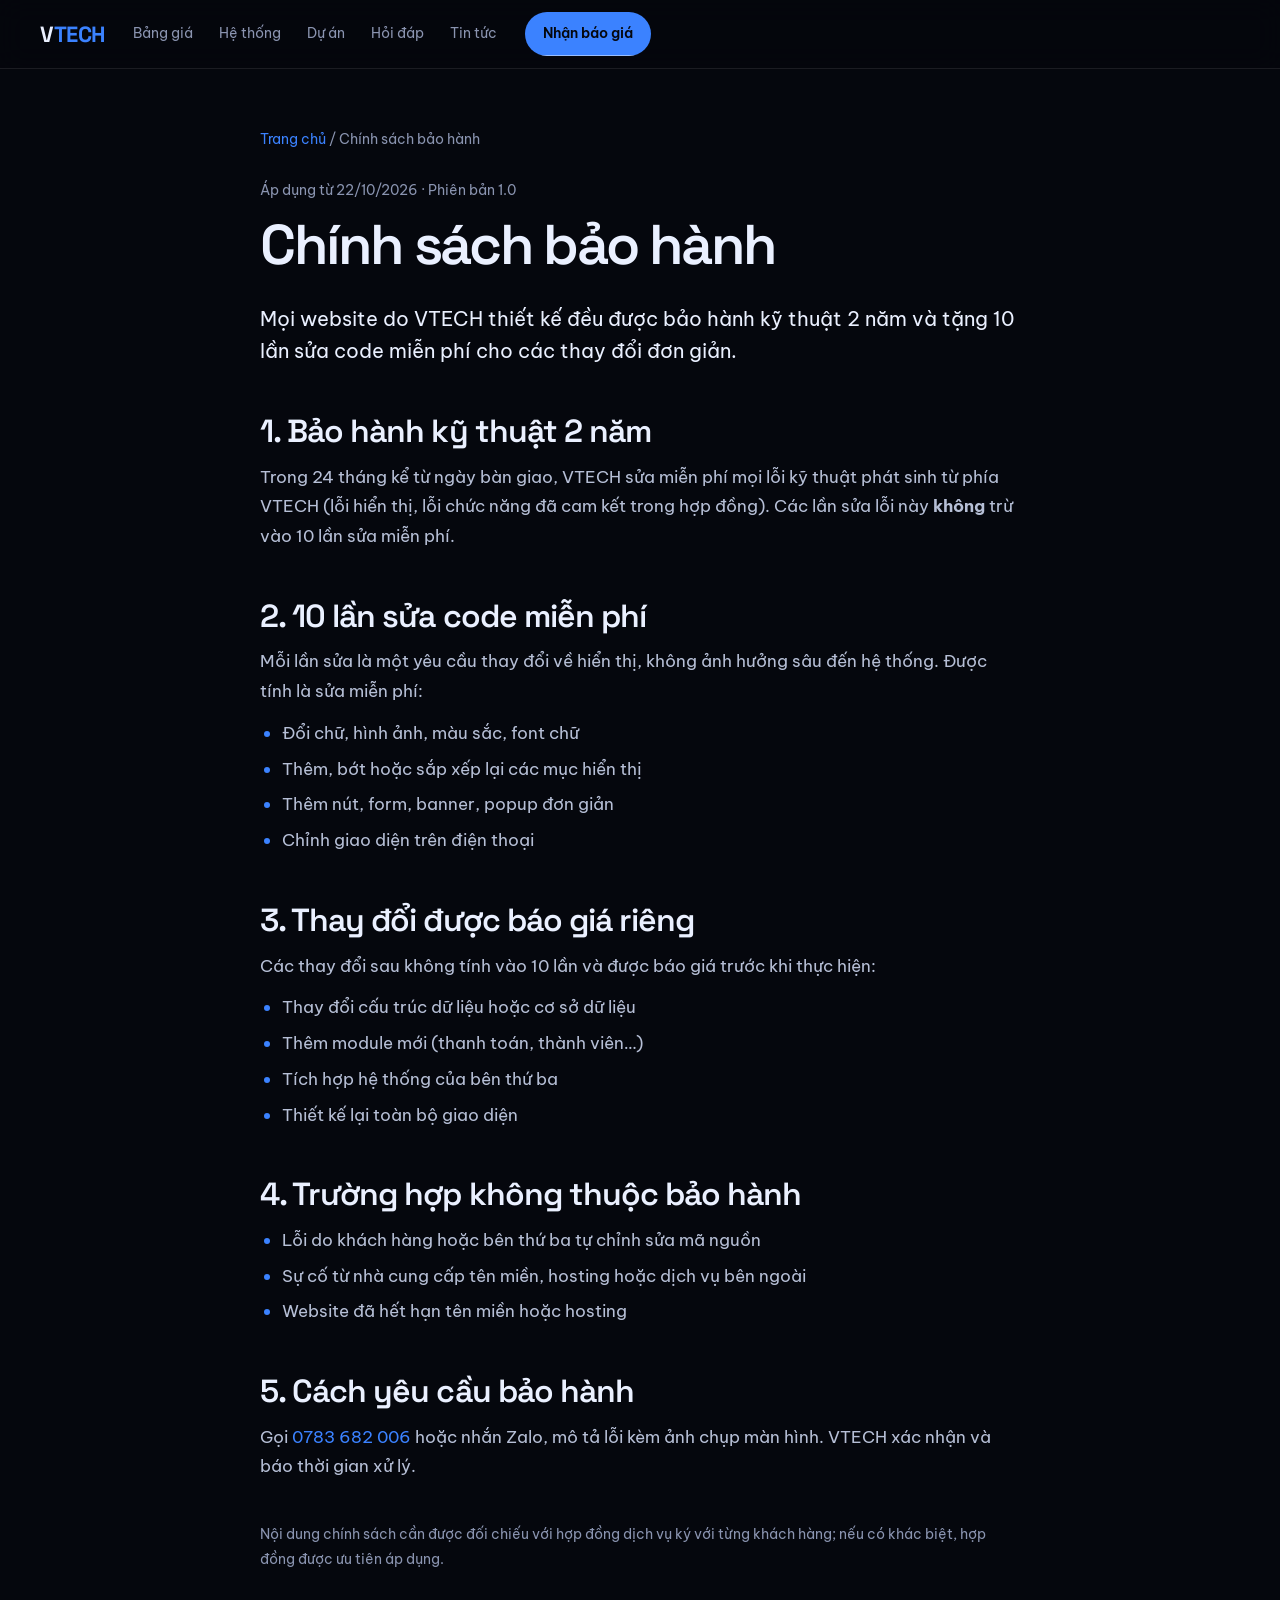
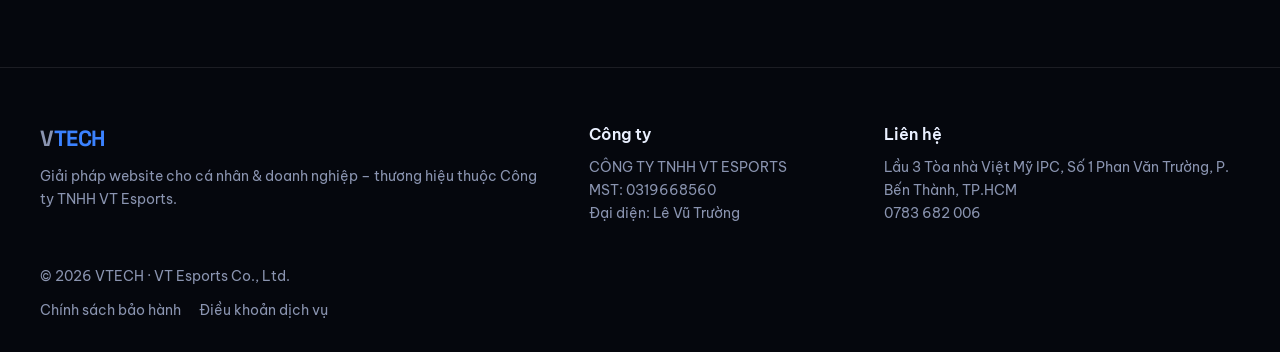
<file: chinh-sach-bao-hanh.html>
<!doctype html>
<html lang="vi"><head><meta charset="utf-8"><script>document.documentElement.classList.add("js")</script><meta name="viewport" content="width=device-width,initial-scale=1">
<title>Chính sách bảo hành | VTECH</title><meta name="description" content="Chính sách bảo hành 2 năm và 10 lần sửa code miễn phí cho website do VTECH thiết kế."><link rel="canonical" href="https://vtech.wiki/chinh-sach-bao-hanh.html"><meta name="robots" content="index,follow">
<meta property="article:published_time" content="2026-09-01"><meta name="twitter:card" content="summary_large_image"><meta name="theme-color" content="#07070b"><link rel="icon" href="/favicon.svg" type="image/svg+xml">
<link rel="preconnect" href="https://fonts.googleapis.com"><link href="https://fonts.googleapis.com/css2?family=Space+Grotesk:wght@400;500;600;700&family=Be+Vietnam+Pro:wght@400;500;600;700&family=JetBrains+Mono:wght@400;500&display=swap" rel="stylesheet"><link rel="stylesheet" href="assets/style.css">
</head>
<body><header class="nav"><div class="wrap"><a href="index.html" class="logo">V<b>TECH</b></a><nav aria-label="Menu chính"><ul><li><a href="index.html#bang-gia">Bảng giá</a></li><li><a href="index.html#he-thong">Hệ thống</a></li><li><a href="index.html#du-an">Dự án</a></li><li><a href="index.html#hoi-dap">Hỏi đáp</a></li><li><a href="index.html#tin-tuc">Tin tức</a></li></ul></nav><a href="index.html#lien-he" class="btn sm">Nhận báo giá</a><button class="menu-t" aria-label="Mở menu">☰</button></div></header>
<main class="article"><article class="wrap"><nav class="crumb" aria-label="Breadcrumb"><a href="index.html">Trang chủ</a> / Chính sách bảo hành</nav>
<span class="meta">Áp dụng từ 22/10/2026 · Phiên bản 1.0</span>
<h1>Chính sách bảo hành</h1>
<p class="lead">Mọi website do VTECH thiết kế đều được bảo hành kỹ thuật 2 năm và tặng 10 lần sửa code miễn phí cho các thay đổi đơn giản.</p>
<h2>1. Bảo hành kỹ thuật 2 năm</h2>
<p>Trong 24 tháng kể từ ngày bàn giao, VTECH sửa miễn phí mọi lỗi kỹ thuật phát sinh từ phía VTECH (lỗi hiển thị, lỗi chức năng đã cam kết trong hợp đồng). Các lần sửa lỗi này <strong>không</strong> trừ vào 10 lần sửa miễn phí.</p>
<h2>2. 10 lần sửa code miễn phí</h2>
<p>Mỗi lần sửa là một yêu cầu thay đổi về hiển thị, không ảnh hưởng sâu đến hệ thống. Được tính là sửa miễn phí:</p>
<ul><li>Đổi chữ, hình ảnh, màu sắc, font chữ</li><li>Thêm, bớt hoặc sắp xếp lại các mục hiển thị</li><li>Thêm nút, form, banner, popup đơn giản</li><li>Chỉnh giao diện trên điện thoại</li></ul>
<h2>3. Thay đổi được báo giá riêng</h2>
<p>Các thay đổi sau không tính vào 10 lần và được báo giá trước khi thực hiện:</p>
<ul><li>Thay đổi cấu trúc dữ liệu hoặc cơ sở dữ liệu</li><li>Thêm module mới (thanh toán, thành viên…)</li><li>Tích hợp hệ thống của bên thứ ba</li><li>Thiết kế lại toàn bộ giao diện</li></ul>
<h2>4. Trường hợp không thuộc bảo hành</h2>
<ul><li>Lỗi do khách hàng hoặc bên thứ ba tự chỉnh sửa mã nguồn</li><li>Sự cố từ nhà cung cấp tên miền, hosting hoặc dịch vụ bên ngoài</li><li>Website đã hết hạn tên miền hoặc hosting</li></ul>
<h2>5. Cách yêu cầu bảo hành</h2>
<p>Gọi <a href="tel:0783682006">0783 682 006</a> hoặc nhắn Zalo, mô tả lỗi kèm ảnh chụp màn hình. VTECH xác nhận và báo thời gian xử lý.</p>
<p class="note">Nội dung chính sách cần được đối chiếu với hợp đồng dịch vụ ký với từng khách hàng; nếu có khác biệt, hợp đồng được ưu tiên áp dụng.</p></article></main>
<footer><div class="wrap"><div class="ft">
 <div><a class="logo" href="index.html">V<b>TECH</b></a><p style="margin-top:12px">Giải pháp website cho cá nhân &amp; doanh nghiệp – thương hiệu thuộc Công ty TNHH VT Esports.</p></div>
 <div><h3 class="fh">Công ty</h3><ul><li>CÔNG TY TNHH VT ESPORTS</li><li>MST: 0319668560</li><li>Đại diện: Lê Vũ Trường</li></ul></div>
 <div><h3 class="fh">Liên hệ</h3><address style="font-style:normal">Lầu 3 Tòa nhà Việt Mỹ IPC, Số 1 Phan Văn Trường, P. Bến Thành, TP.HCM<br><a href="tel:0783682006">0783 682 006</a></address></div>
</div><p>© 2026 VTECH · VT Esports Co., Ltd.</p><p class="ft-links"><a href="chinh-sach-bao-hanh.html">Chính sách bảo hành</a><a href="dieu-khoan.html">Điều khoản dịch vụ</a></p></div></footer>
<script src="assets/main.js"></script></body></html>
</file>
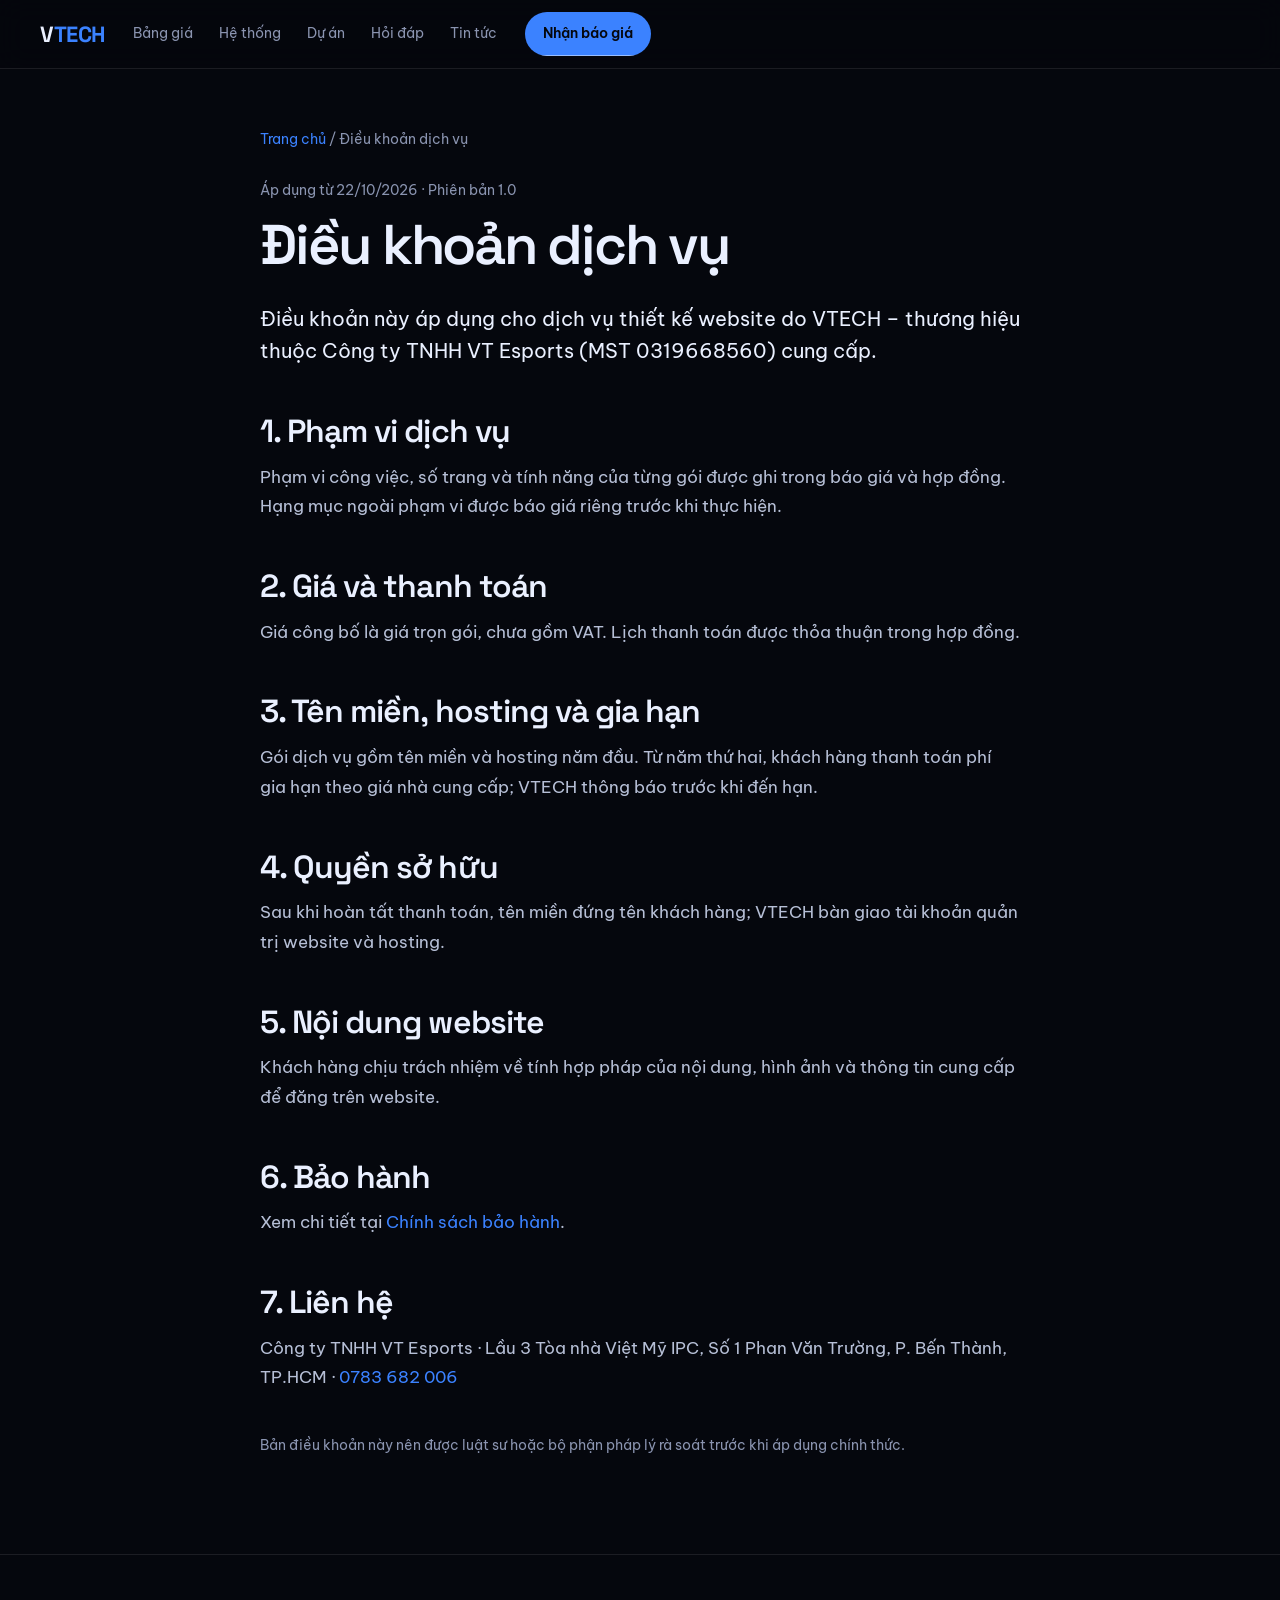
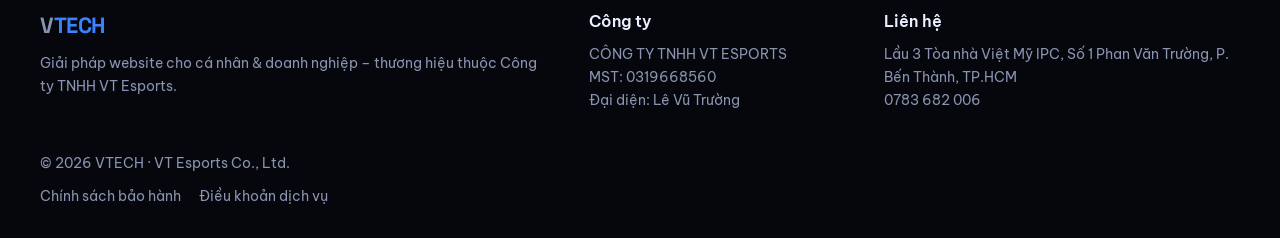
<file: dieu-khoan.html>
<!doctype html>
<html lang="vi"><head><meta charset="utf-8"><script>document.documentElement.classList.add("js")</script><meta name="viewport" content="width=device-width,initial-scale=1">
<title>Điều khoản dịch vụ | VTECH</title><meta name="description" content="Điều khoản dịch vụ thiết kế website của VTECH – Công ty TNHH VT Esports."><link rel="canonical" href="https://vtech.wiki/dieu-khoan.html"><meta name="robots" content="index,follow">
<meta property="article:published_time" content="2026-09-01"><meta name="twitter:card" content="summary_large_image"><meta name="theme-color" content="#07070b"><link rel="icon" href="/favicon.svg" type="image/svg+xml">
<link rel="preconnect" href="https://fonts.googleapis.com"><link href="https://fonts.googleapis.com/css2?family=Space+Grotesk:wght@400;500;600;700&family=Be+Vietnam+Pro:wght@400;500;600;700&family=JetBrains+Mono:wght@400;500&display=swap" rel="stylesheet"><link rel="stylesheet" href="assets/style.css">
</head>
<body><header class="nav"><div class="wrap"><a href="index.html" class="logo">V<b>TECH</b></a><nav aria-label="Menu chính"><ul><li><a href="index.html#bang-gia">Bảng giá</a></li><li><a href="index.html#he-thong">Hệ thống</a></li><li><a href="index.html#du-an">Dự án</a></li><li><a href="index.html#hoi-dap">Hỏi đáp</a></li><li><a href="index.html#tin-tuc">Tin tức</a></li></ul></nav><a href="index.html#lien-he" class="btn sm">Nhận báo giá</a><button class="menu-t" aria-label="Mở menu">☰</button></div></header>
<main class="article"><article class="wrap"><nav class="crumb" aria-label="Breadcrumb"><a href="index.html">Trang chủ</a> / Điều khoản dịch vụ</nav>
<span class="meta">Áp dụng từ 22/10/2026 · Phiên bản 1.0</span>
<h1>Điều khoản dịch vụ</h1>
<p class="lead">Điều khoản này áp dụng cho dịch vụ thiết kế website do VTECH – thương hiệu thuộc Công ty TNHH VT Esports (MST 0319668560) cung cấp.</p>
<h2>1. Phạm vi dịch vụ</h2>
<p>Phạm vi công việc, số trang và tính năng của từng gói được ghi trong báo giá và hợp đồng. Hạng mục ngoài phạm vi được báo giá riêng trước khi thực hiện.</p>
<h2>2. Giá và thanh toán</h2>
<p>Giá công bố là giá trọn gói, chưa gồm VAT. Lịch thanh toán được thỏa thuận trong hợp đồng.</p>
<h2>3. Tên miền, hosting và gia hạn</h2>
<p>Gói dịch vụ gồm tên miền và hosting năm đầu. Từ năm thứ hai, khách hàng thanh toán phí gia hạn theo giá nhà cung cấp; VTECH thông báo trước khi đến hạn.</p>
<h2>4. Quyền sở hữu</h2>
<p>Sau khi hoàn tất thanh toán, tên miền đứng tên khách hàng; VTECH bàn giao tài khoản quản trị website và hosting.</p>
<h2>5. Nội dung website</h2>
<p>Khách hàng chịu trách nhiệm về tính hợp pháp của nội dung, hình ảnh và thông tin cung cấp để đăng trên website.</p>
<h2>6. Bảo hành</h2>
<p>Xem chi tiết tại <a href="chinh-sach-bao-hanh.html">Chính sách bảo hành</a>.</p>
<h2>7. Liên hệ</h2>
<p>Công ty TNHH VT Esports · Lầu 3 Tòa nhà Việt Mỹ IPC, Số 1 Phan Văn Trường, P. Bến Thành, TP.HCM · <a href="tel:0783682006">0783 682 006</a></p>
<p class="note">Bản điều khoản này nên được luật sư hoặc bộ phận pháp lý rà soát trước khi áp dụng chính thức.</p></article></main>
<footer><div class="wrap"><div class="ft">
 <div><a class="logo" href="index.html">V<b>TECH</b></a><p style="margin-top:12px">Giải pháp website cho cá nhân &amp; doanh nghiệp – thương hiệu thuộc Công ty TNHH VT Esports.</p></div>
 <div><h3 class="fh">Công ty</h3><ul><li>CÔNG TY TNHH VT ESPORTS</li><li>MST: 0319668560</li><li>Đại diện: Lê Vũ Trường</li></ul></div>
 <div><h3 class="fh">Liên hệ</h3><address style="font-style:normal">Lầu 3 Tòa nhà Việt Mỹ IPC, Số 1 Phan Văn Trường, P. Bến Thành, TP.HCM<br><a href="tel:0783682006">0783 682 006</a></address></div>
</div><p>© 2026 VTECH · VT Esports Co., Ltd.</p><p class="ft-links"><a href="chinh-sach-bao-hanh.html">Chính sách bảo hành</a><a href="dieu-khoan.html">Điều khoản dịch vụ</a></p></div></footer>
<script src="assets/main.js"></script></body></html>
</file>
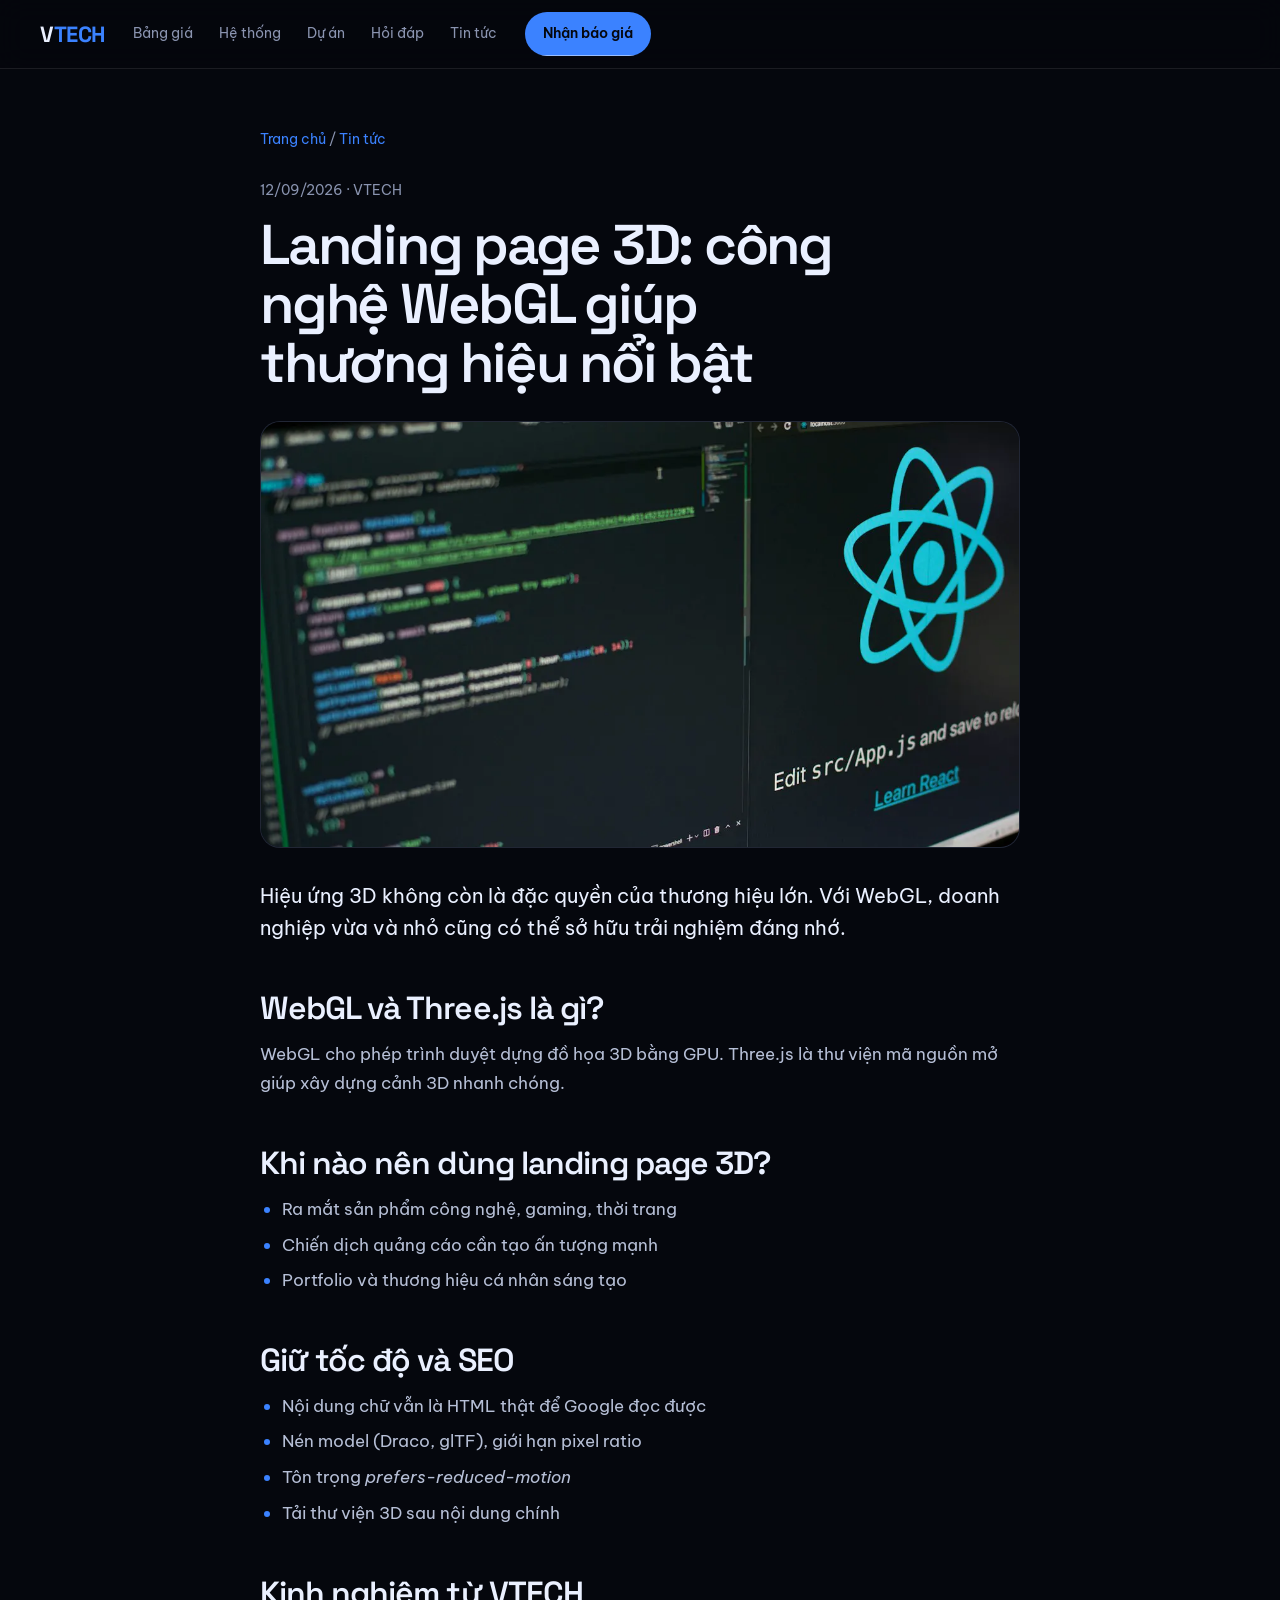
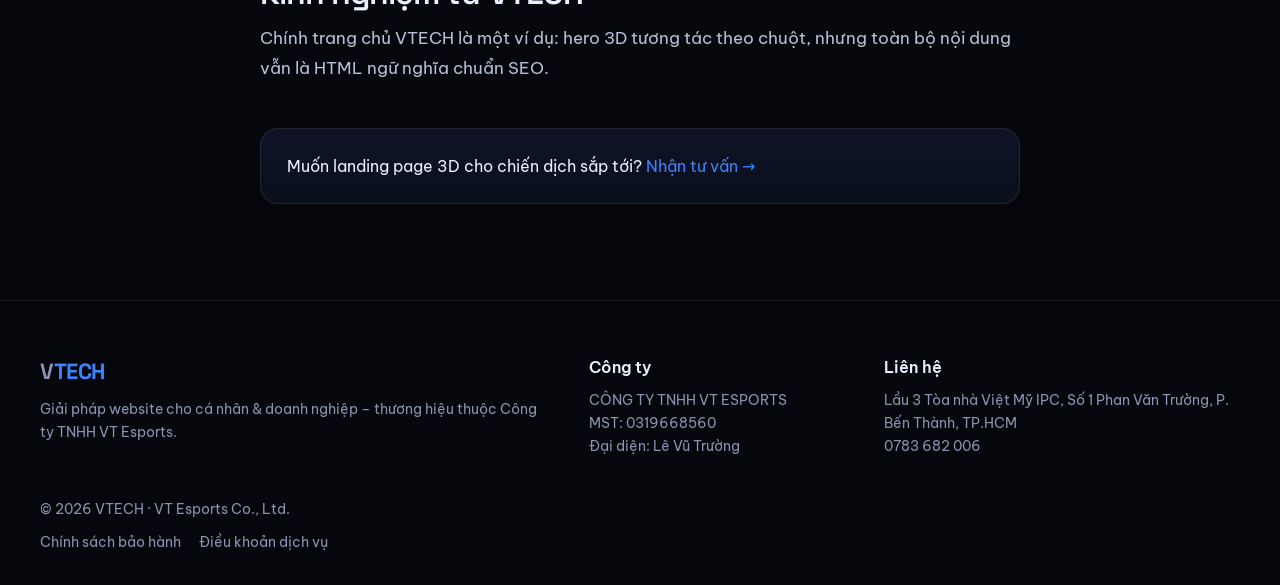
<file: tin-tuc/landing-page-3d-webgl.html>
<!doctype html>
<html lang="vi"><head><meta charset="utf-8"><script>document.documentElement.classList.add("js")</script><meta name="viewport" content="width=device-width,initial-scale=1">
<title>Landing page 3D: công nghệ WebGL giúp thương hiệu nổi bật | VTECH</title><meta name="description" content="Landing page 3D dùng WebGL và Three.js tạo trải nghiệm tương tác ấn tượng. Tìm hiểu khi nào nên dùng và cách giữ website nhanh, chuẩn SEO."><link rel="canonical" href="https://vtech.wiki/tin-tuc/landing-page-3d-webgl.html"><meta name="robots" content="index,follow">
<meta property="og:type" content="article"><meta property="og:title" content="Landing page 3D: công nghệ WebGL giúp thương hiệu nổi bật"><meta property="og:description" content="Landing page 3D dùng WebGL và Three.js tạo trải nghiệm tương tác ấn tượng. Tìm hiểu khi nào nên dùng và cách giữ website nhanh, chuẩn SEO."><meta property="og:image" content="../assets/img/news-3d.webp"><meta property="og:url" content="https://vtech.wiki/tin-tuc/landing-page-3d-webgl.html"><meta property="og:locale" content="vi_VN"><meta property="article:published_time" content="2026-09-12"><meta name="twitter:card" content="summary_large_image"><meta name="theme-color" content="#07070b"><link rel="icon" href="/favicon.svg" type="image/svg+xml">
<link rel="preconnect" href="https://fonts.googleapis.com"><link href="https://fonts.googleapis.com/css2?family=Space+Grotesk:wght@400;500;600;700&family=Be+Vietnam+Pro:wght@400;500;600;700&family=JetBrains+Mono:wght@400;500&display=swap" rel="stylesheet"><link rel="stylesheet" href="../assets/style.css">
<script type="application/ld+json">{"@context": "https://schema.org", "@graph": [{"@type": "NewsArticle", "headline": "Landing page 3D: công nghệ WebGL giúp thương hiệu nổi bật", "description": "Landing page 3D dùng WebGL và Three.js tạo trải nghiệm tương tác ấn tượng. Tìm hiểu khi nào nên dùng và cách giữ website nhanh, chuẩn SEO.", "image": "../assets/img/news-3d.webp", "datePublished": "2026-09-12", "dateModified": "2026-09-12", "inLanguage": "vi", "mainEntityOfPage": "https://vtech.wiki/tin-tuc/landing-page-3d-webgl.html", "author": {"@type": "Organization", "name": "VTECH"}, "publisher": {"@type": "Organization", "name": "CÔNG TY TNHH VT ESPORTS", "url": "https://vtech.wiki/"}}, {"@type": "BreadcrumbList", "itemListElement": [{"@type": "ListItem", "position": 1, "name": "Trang chủ", "item": "https://vtech.wiki/"}, {"@type": "ListItem", "position": 2, "name": "Tin tức", "item": "https://vtech.wiki/#tin-tuc"}, {"@type": "ListItem", "position": 3, "name": "Landing page 3D: công nghệ WebGL giúp thương hiệu nổi bật", "item": "https://vtech.wiki/tin-tuc/landing-page-3d-webgl.html"}]}]}</script></head>
<body><header class="nav"><div class="wrap"><a href="../index.html" class="logo">V<b>TECH</b></a><nav aria-label="Menu chính"><ul><li><a href="../index.html#bang-gia">Bảng giá</a></li><li><a href="../index.html#he-thong">Hệ thống</a></li><li><a href="../index.html#du-an">Dự án</a></li><li><a href="../index.html#hoi-dap">Hỏi đáp</a></li><li><a href="../index.html#tin-tuc">Tin tức</a></li></ul></nav><a href="../index.html#lien-he" class="btn sm">Nhận báo giá</a><button class="menu-t" aria-label="Mở menu">☰</button></div></header>
<main class="article"><article class="wrap">
<nav class="crumb" aria-label="Breadcrumb"><a href="../index.html">Trang chủ</a> / <a href="../index.html#tin-tuc">Tin tức</a></nav>
<span class="meta"><time datetime="2026-09-12">12/09/2026</time> · VTECH</span>
<h1>Landing page 3D: công nghệ WebGL giúp thương hiệu nổi bật</h1>
<figure><img src="../assets/img/news-3d.webp" alt="Landing page 3D: công nghệ WebGL giúp thương hiệu nổi bật" width="1200" height="675"></figure>
<p class="lead">Hiệu ứng 3D không còn là đặc quyền của thương hiệu lớn. Với WebGL, doanh nghiệp vừa và nhỏ cũng có thể sở hữu trải nghiệm đáng nhớ.</p>
<h2>WebGL và Three.js là gì?</h2><p>WebGL cho phép trình duyệt dựng đồ họa 3D bằng GPU. Three.js là thư viện mã nguồn mở giúp xây dựng cảnh 3D nhanh chóng.</p>
<h2>Khi nào nên dùng landing page 3D?</h2><ul><li>Ra mắt sản phẩm công nghệ, gaming, thời trang</li><li>Chiến dịch quảng cáo cần tạo ấn tượng mạnh</li><li>Portfolio và thương hiệu cá nhân sáng tạo</li></ul>
<h2>Giữ tốc độ và SEO</h2><ul><li>Nội dung chữ vẫn là HTML thật để Google đọc được</li><li>Nén model (Draco, glTF), giới hạn pixel ratio</li><li>Tôn trọng <em>prefers-reduced-motion</em></li><li>Tải thư viện 3D sau nội dung chính</li></ul>
<h2>Kinh nghiệm từ VTECH</h2><p>Chính trang chủ VTECH là một ví dụ: hero 3D tương tác theo chuột, nhưng toàn bộ nội dung vẫn là HTML ngữ nghĩa chuẩn SEO.</p>
<div class="box">Muốn landing page 3D cho chiến dịch sắp tới? <a href="../index.html#lien-he">Nhận tư vấn →</a></div>
</article></main>
<footer><div class="wrap"><div class="ft">
 <div><a class="logo" href="../index.html">V<b>TECH</b></a><p style="margin-top:12px">Giải pháp website cho cá nhân &amp; doanh nghiệp – thương hiệu thuộc Công ty TNHH VT Esports.</p></div>
 <div><h3 class="fh">Công ty</h3><ul><li>CÔNG TY TNHH VT ESPORTS</li><li>MST: 0319668560</li><li>Đại diện: Lê Vũ Trường</li></ul></div>
 <div><h3 class="fh">Liên hệ</h3><address style="font-style:normal">Lầu 3 Tòa nhà Việt Mỹ IPC, Số 1 Phan Văn Trường, P. Bến Thành, TP.HCM<br><a href="tel:0783682006">0783 682 006</a></address></div>
</div><p>© 2026 VTECH · VT Esports Co., Ltd.</p><p class="ft-links"><a href="../chinh-sach-bao-hanh.html">Chính sách bảo hành</a><a href="../dieu-khoan.html">Điều khoản dịch vụ</a></p></div></footer>
<script src="../assets/main.js"></script></body></html>
</file>
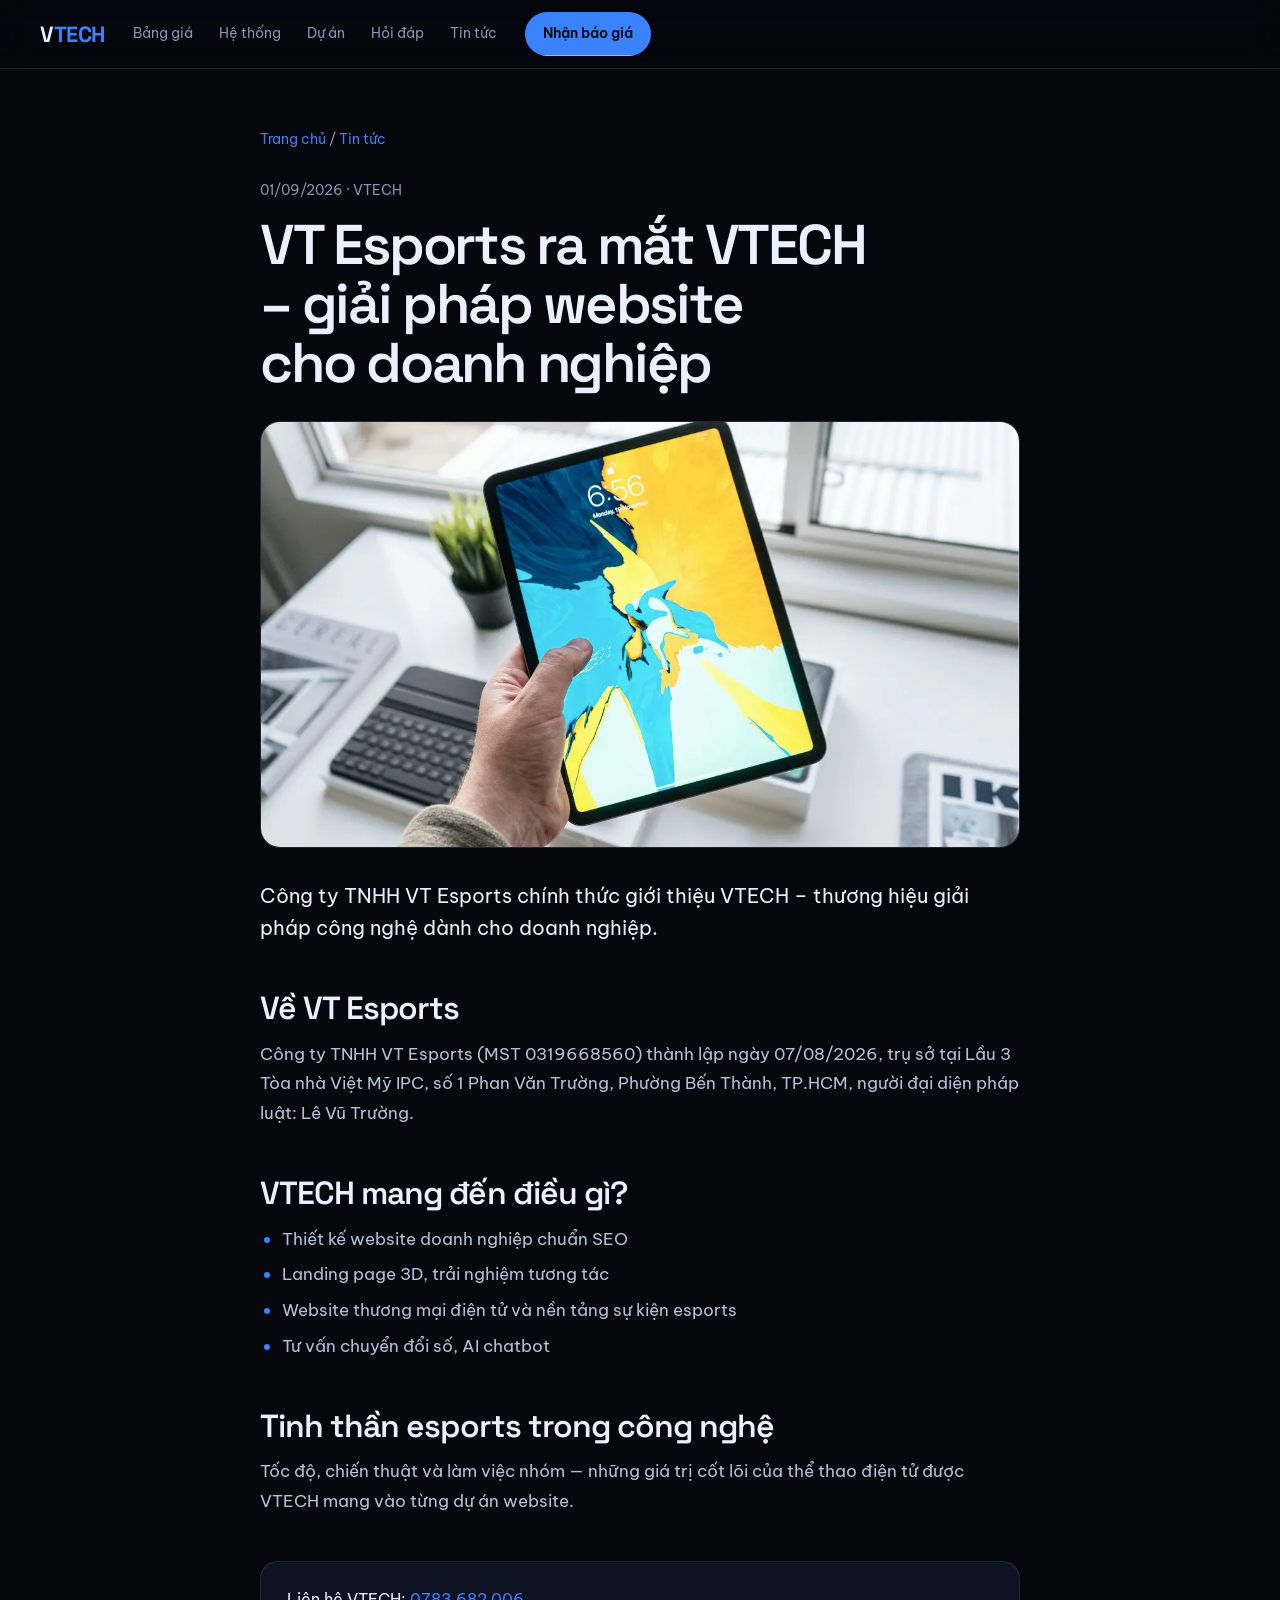
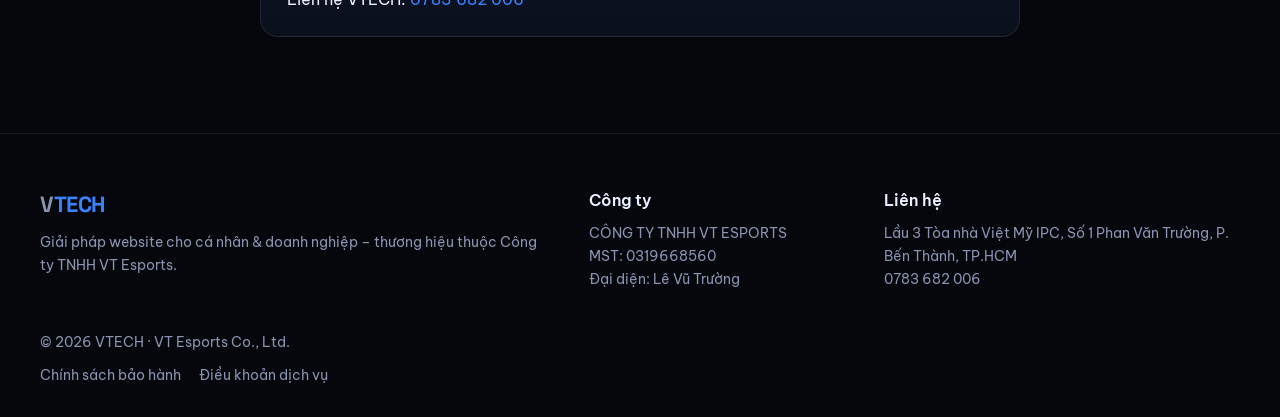
<file: tin-tuc/ra-mat-vtech.html>
<!doctype html>
<html lang="vi"><head><meta charset="utf-8"><script>document.documentElement.classList.add("js")</script><meta name="viewport" content="width=device-width,initial-scale=1">
<title>VT Esports ra mắt VTECH – giải pháp website cho doanh nghiệp | VTECH</title><meta name="description" content="Công ty TNHH VT Esports ra mắt thương hiệu VTECH chuyên thiết kế website chuẩn SEO, landing page 3D và chuyển đổi số cho doanh nghiệp tại TP.HCM."><link rel="canonical" href="https://vtech.wiki/tin-tuc/ra-mat-vtech.html"><meta name="robots" content="index,follow">
<meta property="og:type" content="article"><meta property="og:title" content="VT Esports ra mắt VTECH – giải pháp website cho doanh nghiệp"><meta property="og:description" content="Công ty TNHH VT Esports ra mắt thương hiệu VTECH chuyên thiết kế website chuẩn SEO, landing page 3D và chuyển đổi số cho doanh nghiệp tại TP.HCM."><meta property="og:image" content="../assets/img/news-launch.webp"><meta property="og:url" content="https://vtech.wiki/tin-tuc/ra-mat-vtech.html"><meta property="og:locale" content="vi_VN"><meta property="article:published_time" content="2026-09-01"><meta name="twitter:card" content="summary_large_image"><meta name="theme-color" content="#07070b"><link rel="icon" href="/favicon.svg" type="image/svg+xml">
<link rel="preconnect" href="https://fonts.googleapis.com"><link href="https://fonts.googleapis.com/css2?family=Space+Grotesk:wght@400;500;600;700&family=Be+Vietnam+Pro:wght@400;500;600;700&family=JetBrains+Mono:wght@400;500&display=swap" rel="stylesheet"><link rel="stylesheet" href="../assets/style.css">
<script type="application/ld+json">{"@context": "https://schema.org", "@graph": [{"@type": "NewsArticle", "headline": "VT Esports ra mắt VTECH – giải pháp website cho doanh nghiệp", "description": "Công ty TNHH VT Esports ra mắt thương hiệu VTECH chuyên thiết kế website chuẩn SEO, landing page 3D và chuyển đổi số cho doanh nghiệp tại TP.HCM.", "image": "../assets/img/news-launch.webp", "datePublished": "2026-09-01", "dateModified": "2026-09-01", "inLanguage": "vi", "mainEntityOfPage": "https://vtech.wiki/tin-tuc/ra-mat-vtech.html", "author": {"@type": "Organization", "name": "VTECH"}, "publisher": {"@type": "Organization", "name": "CÔNG TY TNHH VT ESPORTS", "url": "https://vtech.wiki/"}}, {"@type": "BreadcrumbList", "itemListElement": [{"@type": "ListItem", "position": 1, "name": "Trang chủ", "item": "https://vtech.wiki/"}, {"@type": "ListItem", "position": 2, "name": "Tin tức", "item": "https://vtech.wiki/#tin-tuc"}, {"@type": "ListItem", "position": 3, "name": "VT Esports ra mắt VTECH – giải pháp website cho doanh nghiệp", "item": "https://vtech.wiki/tin-tuc/ra-mat-vtech.html"}]}]}</script></head>
<body><header class="nav"><div class="wrap"><a href="../index.html" class="logo">V<b>TECH</b></a><nav aria-label="Menu chính"><ul><li><a href="../index.html#bang-gia">Bảng giá</a></li><li><a href="../index.html#he-thong">Hệ thống</a></li><li><a href="../index.html#du-an">Dự án</a></li><li><a href="../index.html#hoi-dap">Hỏi đáp</a></li><li><a href="../index.html#tin-tuc">Tin tức</a></li></ul></nav><a href="../index.html#lien-he" class="btn sm">Nhận báo giá</a><button class="menu-t" aria-label="Mở menu">☰</button></div></header>
<main class="article"><article class="wrap">
<nav class="crumb" aria-label="Breadcrumb"><a href="../index.html">Trang chủ</a> / <a href="../index.html#tin-tuc">Tin tức</a></nav>
<span class="meta"><time datetime="2026-09-01">01/09/2026</time> · VTECH</span>
<h1>VT Esports ra mắt VTECH – giải pháp website cho doanh nghiệp</h1>
<figure><img src="../assets/img/news-launch.webp" alt="VT Esports ra mắt VTECH – giải pháp website cho doanh nghiệp" width="1200" height="675"></figure>
<p class="lead">Công ty TNHH VT Esports chính thức giới thiệu VTECH – thương hiệu giải pháp công nghệ dành cho doanh nghiệp.</p>
<h2>Về VT Esports</h2><p>Công ty TNHH VT Esports (MST 0319668560) thành lập ngày 07/08/2026, trụ sở tại Lầu 3 Tòa nhà Việt Mỹ IPC, số 1 Phan Văn Trường, Phường Bến Thành, TP.HCM, người đại diện pháp luật: Lê Vũ Trường.</p>
<h2>VTECH mang đến điều gì?</h2><ul><li>Thiết kế website doanh nghiệp chuẩn SEO</li><li>Landing page 3D, trải nghiệm tương tác</li><li>Website thương mại điện tử và nền tảng sự kiện esports</li><li>Tư vấn chuyển đổi số, AI chatbot</li></ul>
<h2>Tinh thần esports trong công nghệ</h2><p>Tốc độ, chiến thuật và làm việc nhóm — những giá trị cốt lõi của thể thao điện tử được VTECH mang vào từng dự án website.</p>
<div class="box">Liên hệ VTECH: <a href="tel:0783682006">0783 682 006</a></div>
</article></main>
<footer><div class="wrap"><div class="ft">
 <div><a class="logo" href="../index.html">V<b>TECH</b></a><p style="margin-top:12px">Giải pháp website cho cá nhân &amp; doanh nghiệp – thương hiệu thuộc Công ty TNHH VT Esports.</p></div>
 <div><h3 class="fh">Công ty</h3><ul><li>CÔNG TY TNHH VT ESPORTS</li><li>MST: 0319668560</li><li>Đại diện: Lê Vũ Trường</li></ul></div>
 <div><h3 class="fh">Liên hệ</h3><address style="font-style:normal">Lầu 3 Tòa nhà Việt Mỹ IPC, Số 1 Phan Văn Trường, P. Bến Thành, TP.HCM<br><a href="tel:0783682006">0783 682 006</a></address></div>
</div><p>© 2026 VTECH · VT Esports Co., Ltd.</p><p class="ft-links"><a href="../chinh-sach-bao-hanh.html">Chính sách bảo hành</a><a href="../dieu-khoan.html">Điều khoản dịch vụ</a></p></div></footer>
<script src="../assets/main.js"></script></body></html>
</file>
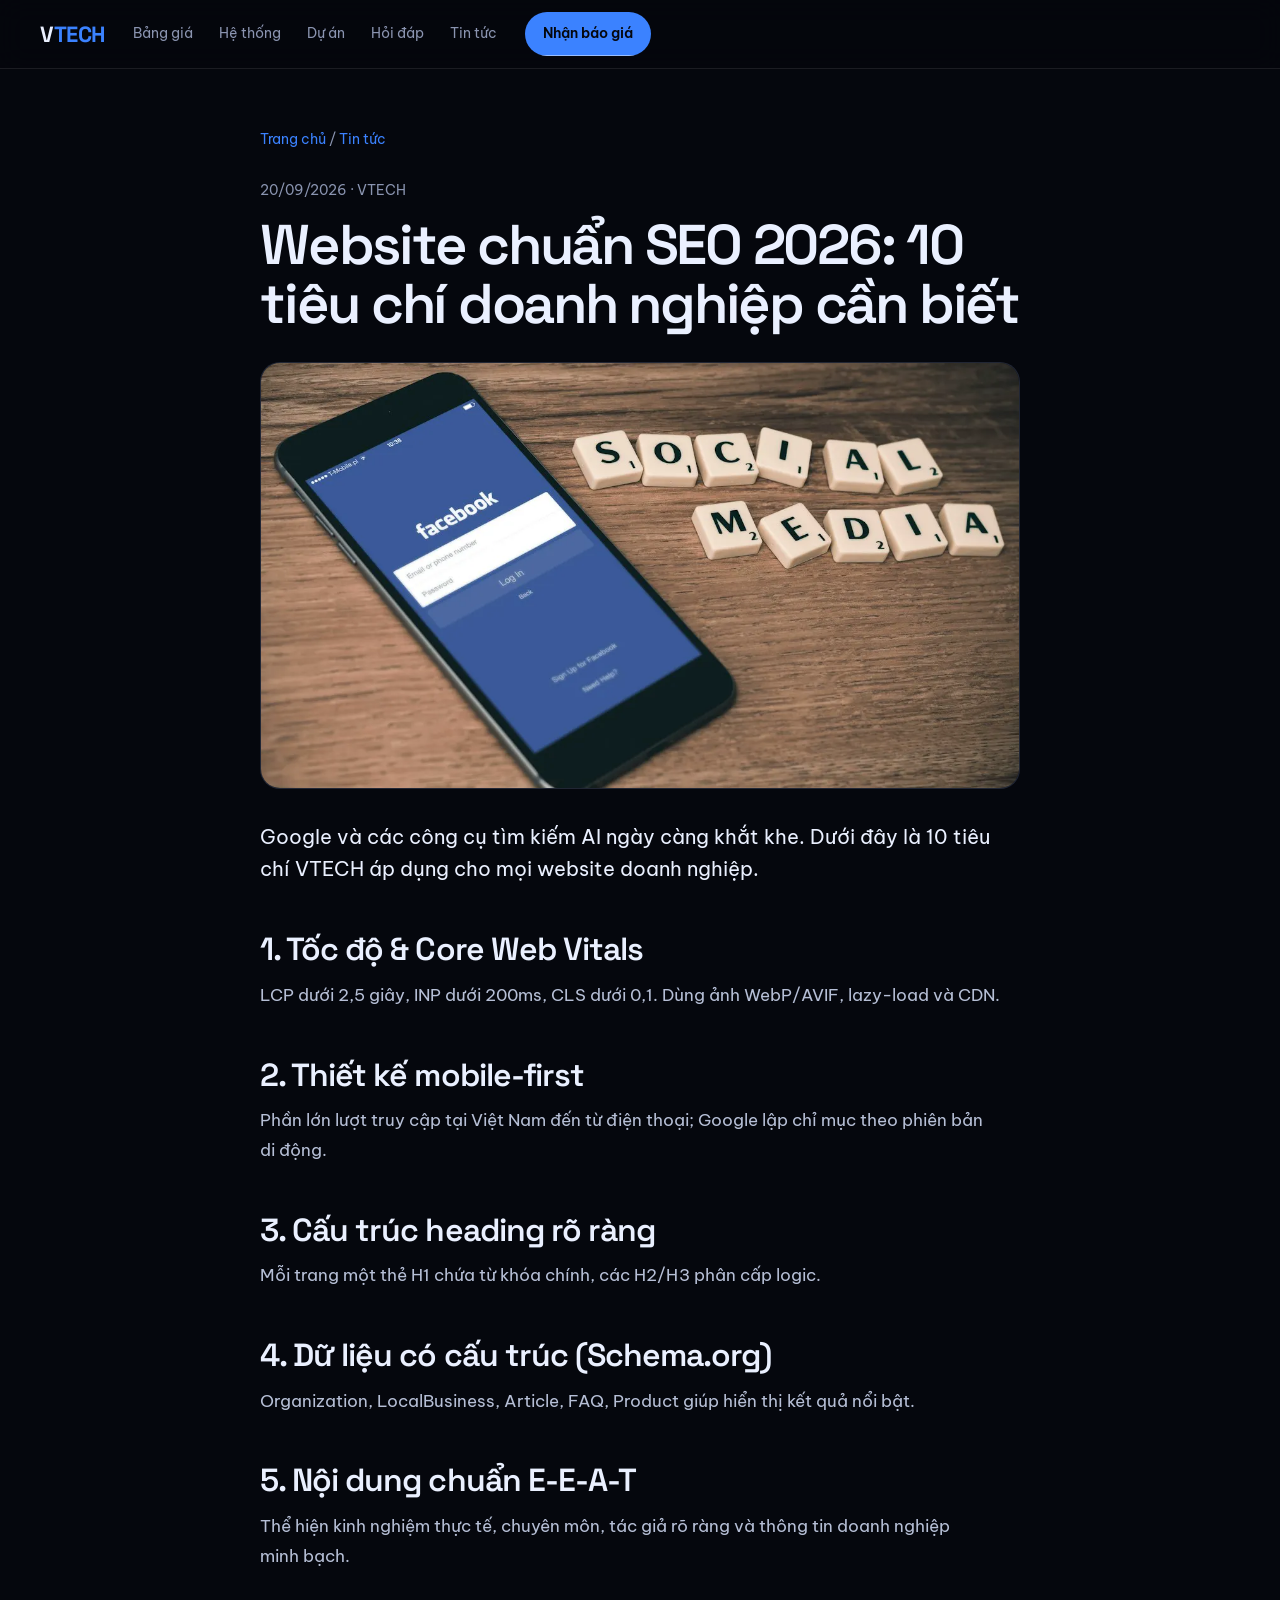
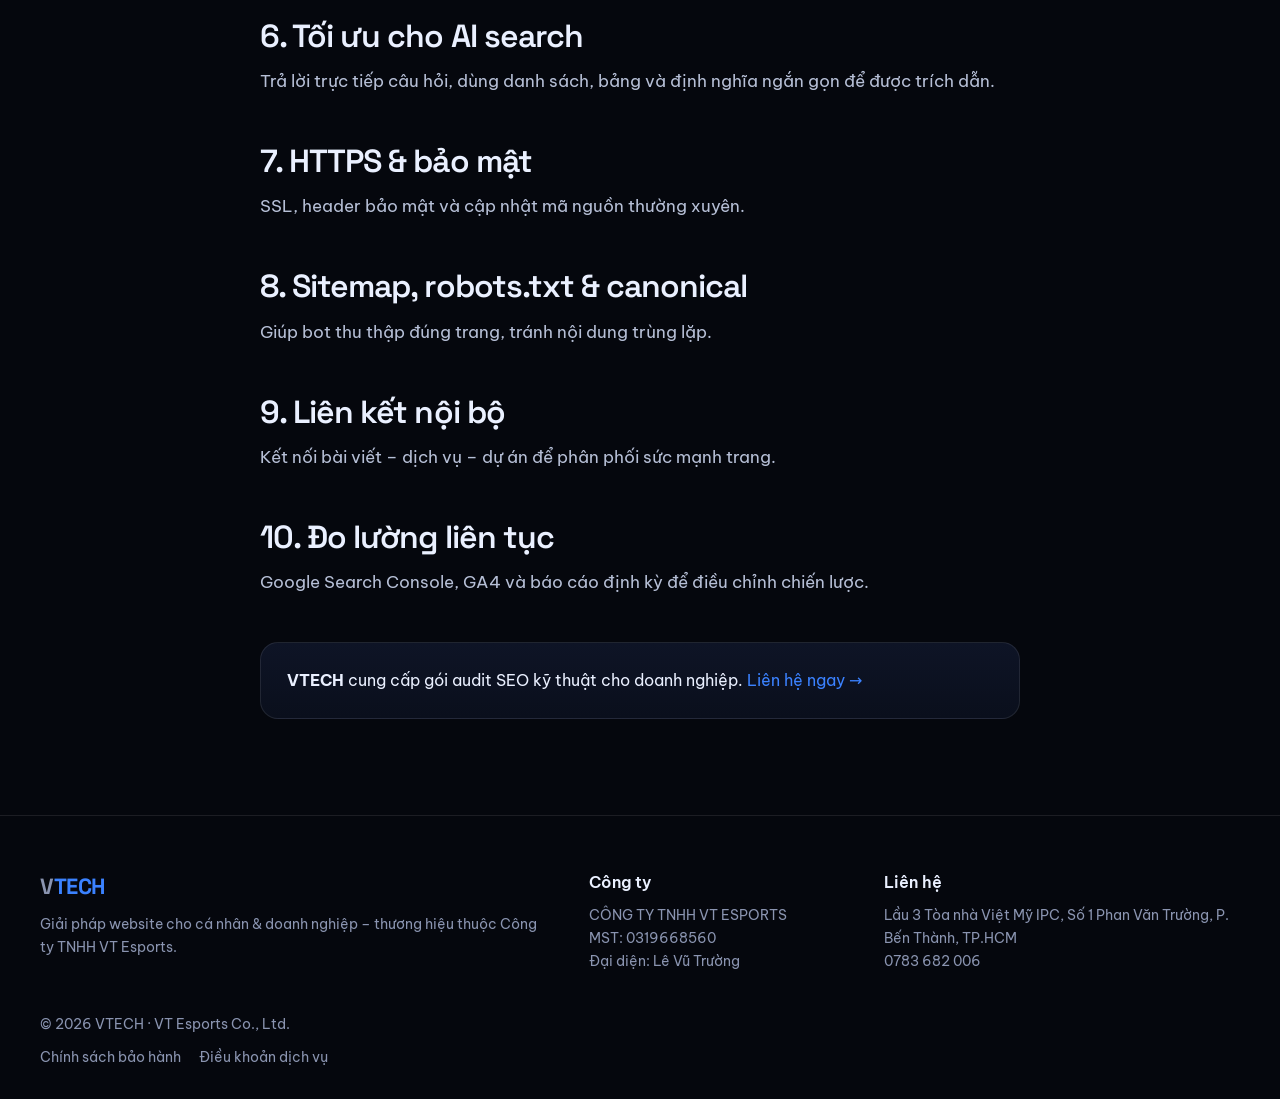
<file: tin-tuc/website-chuan-seo-2026.html>
<!doctype html>
<html lang="vi"><head><meta charset="utf-8"><script>document.documentElement.classList.add("js")</script><meta name="viewport" content="width=device-width,initial-scale=1">
<title>Website chuẩn SEO 2026: 10 tiêu chí doanh nghiệp cần biết | VTECH</title><meta name="description" content="Website chuẩn SEO năm 2026 cần đáp ứng Core Web Vitals, dữ liệu có cấu trúc, nội dung E-E-A-T và tối ưu cho AI search. Checklist 10 tiêu chí từ VTECH."><link rel="canonical" href="https://vtech.wiki/tin-tuc/website-chuan-seo-2026.html"><meta name="robots" content="index,follow">
<meta property="og:type" content="article"><meta property="og:title" content="Website chuẩn SEO 2026: 10 tiêu chí doanh nghiệp cần biết"><meta property="og:description" content="Website chuẩn SEO năm 2026 cần đáp ứng Core Web Vitals, dữ liệu có cấu trúc, nội dung E-E-A-T và tối ưu cho AI search. Checklist 10 tiêu chí từ VTECH."><meta property="og:image" content="../assets/img/news-seo.webp"><meta property="og:url" content="https://vtech.wiki/tin-tuc/website-chuan-seo-2026.html"><meta property="og:locale" content="vi_VN"><meta property="article:published_time" content="2026-09-20"><meta name="twitter:card" content="summary_large_image"><meta name="theme-color" content="#07070b"><link rel="icon" href="/favicon.svg" type="image/svg+xml">
<link rel="preconnect" href="https://fonts.googleapis.com"><link href="https://fonts.googleapis.com/css2?family=Space+Grotesk:wght@400;500;600;700&family=Be+Vietnam+Pro:wght@400;500;600;700&family=JetBrains+Mono:wght@400;500&display=swap" rel="stylesheet"><link rel="stylesheet" href="../assets/style.css">
<script type="application/ld+json">{"@context": "https://schema.org", "@graph": [{"@type": "NewsArticle", "headline": "Website chuẩn SEO 2026: 10 tiêu chí doanh nghiệp cần biết", "description": "Website chuẩn SEO năm 2026 cần đáp ứng Core Web Vitals, dữ liệu có cấu trúc, nội dung E-E-A-T và tối ưu cho AI search. Checklist 10 tiêu chí từ VTECH.", "image": "../assets/img/news-seo.webp", "datePublished": "2026-09-20", "dateModified": "2026-09-20", "inLanguage": "vi", "mainEntityOfPage": "https://vtech.wiki/tin-tuc/website-chuan-seo-2026.html", "author": {"@type": "Organization", "name": "VTECH"}, "publisher": {"@type": "Organization", "name": "CÔNG TY TNHH VT ESPORTS", "url": "https://vtech.wiki/"}}, {"@type": "BreadcrumbList", "itemListElement": [{"@type": "ListItem", "position": 1, "name": "Trang chủ", "item": "https://vtech.wiki/"}, {"@type": "ListItem", "position": 2, "name": "Tin tức", "item": "https://vtech.wiki/#tin-tuc"}, {"@type": "ListItem", "position": 3, "name": "Website chuẩn SEO 2026: 10 tiêu chí doanh nghiệp cần biết", "item": "https://vtech.wiki/tin-tuc/website-chuan-seo-2026.html"}]}]}</script></head>
<body><header class="nav"><div class="wrap"><a href="../index.html" class="logo">V<b>TECH</b></a><nav aria-label="Menu chính"><ul><li><a href="../index.html#bang-gia">Bảng giá</a></li><li><a href="../index.html#he-thong">Hệ thống</a></li><li><a href="../index.html#du-an">Dự án</a></li><li><a href="../index.html#hoi-dap">Hỏi đáp</a></li><li><a href="../index.html#tin-tuc">Tin tức</a></li></ul></nav><a href="../index.html#lien-he" class="btn sm">Nhận báo giá</a><button class="menu-t" aria-label="Mở menu">☰</button></div></header>
<main class="article"><article class="wrap">
<nav class="crumb" aria-label="Breadcrumb"><a href="../index.html">Trang chủ</a> / <a href="../index.html#tin-tuc">Tin tức</a></nav>
<span class="meta"><time datetime="2026-09-20">20/09/2026</time> · VTECH</span>
<h1>Website chuẩn SEO 2026: 10 tiêu chí doanh nghiệp cần biết</h1>
<figure><img src="../assets/img/news-seo.webp" alt="Website chuẩn SEO 2026: 10 tiêu chí doanh nghiệp cần biết" width="1200" height="675"></figure>
<p class="lead">Google và các công cụ tìm kiếm AI ngày càng khắt khe. Dưới đây là 10 tiêu chí VTECH áp dụng cho mọi website doanh nghiệp.</p>
<h2>1. Tốc độ &amp; Core Web Vitals</h2><p>LCP dưới 2,5 giây, INP dưới 200ms, CLS dưới 0,1. Dùng ảnh WebP/AVIF, lazy-load và CDN.</p>
<h2>2. Thiết kế mobile-first</h2><p>Phần lớn lượt truy cập tại Việt Nam đến từ điện thoại; Google lập chỉ mục theo phiên bản di động.</p>
<h2>3. Cấu trúc heading rõ ràng</h2><p>Mỗi trang một thẻ H1 chứa từ khóa chính, các H2/H3 phân cấp logic.</p>
<h2>4. Dữ liệu có cấu trúc (Schema.org)</h2><p>Organization, LocalBusiness, Article, FAQ, Product giúp hiển thị kết quả nổi bật.</p>
<h2>5. Nội dung chuẩn E‑E‑A‑T</h2><p>Thể hiện kinh nghiệm thực tế, chuyên môn, tác giả rõ ràng và thông tin doanh nghiệp minh bạch.</p>
<h2>6. Tối ưu cho AI search</h2><p>Trả lời trực tiếp câu hỏi, dùng danh sách, bảng và định nghĩa ngắn gọn để được trích dẫn.</p>
<h2>7. HTTPS &amp; bảo mật</h2><p>SSL, header bảo mật và cập nhật mã nguồn thường xuyên.</p>
<h2>8. Sitemap, robots.txt &amp; canonical</h2><p>Giúp bot thu thập đúng trang, tránh nội dung trùng lặp.</p>
<h2>9. Liên kết nội bộ</h2><p>Kết nối bài viết – dịch vụ – dự án để phân phối sức mạnh trang.</p>
<h2>10. Đo lường liên tục</h2><p>Google Search Console, GA4 và báo cáo định kỳ để điều chỉnh chiến lược.</p>
<div class="box"><strong>VTECH</strong> cung cấp gói audit SEO kỹ thuật cho doanh nghiệp. <a href="../index.html#lien-he">Liên hệ ngay →</a></div>
</article></main>
<footer><div class="wrap"><div class="ft">
 <div><a class="logo" href="../index.html">V<b>TECH</b></a><p style="margin-top:12px">Giải pháp website cho cá nhân &amp; doanh nghiệp – thương hiệu thuộc Công ty TNHH VT Esports.</p></div>
 <div><h3 class="fh">Công ty</h3><ul><li>CÔNG TY TNHH VT ESPORTS</li><li>MST: 0319668560</li><li>Đại diện: Lê Vũ Trường</li></ul></div>
 <div><h3 class="fh">Liên hệ</h3><address style="font-style:normal">Lầu 3 Tòa nhà Việt Mỹ IPC, Số 1 Phan Văn Trường, P. Bến Thành, TP.HCM<br><a href="tel:0783682006">0783 682 006</a></address></div>
</div><p>© 2026 VTECH · VT Esports Co., Ltd.</p><p class="ft-links"><a href="../chinh-sach-bao-hanh.html">Chính sách bảo hành</a><a href="../dieu-khoan.html">Điều khoản dịch vụ</a></p></div></footer>
<script src="../assets/main.js"></script></body></html>
</file>
<file: assets/style.css>
:root{--bg:#05070d;--bg2:#0b1020;--fg:#eaf0ff;--mute:#8a94b0;--line:#ffffff17;--a:#3b82ff;--v:#22d3ee;--r:18px;
 --f:'Be Vietnam Pro',system-ui,sans-serif;--h:'Space Grotesk','Be Vietnam Pro',sans-serif;--m:'JetBrains Mono',ui-monospace,monospace}
*{box-sizing:border-box;margin:0;padding:0}
html{scroll-behavior:smooth}
body{background:var(--bg);color:var(--fg);font:16px/1.65 var(--f);-webkit-font-smoothing:antialiased;overflow-x:hidden}
a{color:inherit;text-decoration:none}img{max-width:100%;display:block}
h1,h2,h3{font-family:var(--h);font-weight:700;line-height:1.05;letter-spacing:-.02em}
h2{font-size:clamp(32px,4.4vw,54px)}
.wrap{width:min(1200px,100% - 32px);margin:auto}.narrow{width:min(820px,100% - 32px)}
.a{color:var(--a)}.mute{color:var(--mute);margin-top:18px}
.tag{display:inline-block;font:500 12px/1 var(--m);letter-spacing:.08em;text-transform:uppercase;color:var(--a);margin-bottom:16px}
.btn{display:inline-flex;align-items:center;gap:8px;padding:14px 24px;border-radius:99px;background:var(--a);color:#05070d;font-weight:600;transition:transform .2s}
.btn:hover{transform:translateY(-2px)}.btn.ghost{background:none;color:var(--fg);border:1px solid #ffffff38}.btn.sm{padding:10px 18px;font-size:14px}
section{padding:120px 0;position:relative}

/* nav */
.nav{position:fixed;inset:0 0 auto;z-index:50;backdrop-filter:blur(14px);background:#05070db3;border-bottom:1px solid var(--line)}
.nav .wrap{display:flex;align-items:center;gap:28px;height:68px}
.logo{font:700 22px var(--h);letter-spacing:-.02em}.logo b{color:var(--a)}
.nav ul{display:flex;gap:26px;list-style:none;margin-left:auto;font-size:14px;color:var(--mute)}.nav ul a:hover{color:var(--fg)}
.menu-t{display:none;background:none;border:0;color:var(--fg);font-size:24px;cursor:pointer}
@media(max-width:860px){.nav ul{display:none;position:absolute;top:68px;left:0;right:0;flex-direction:column;padding:20px 16px;background:var(--bg);border-bottom:1px solid var(--line)}.nav ul.open{display:flex}.menu-t{display:block}.nav .btn{margin-left:auto}}

/* ============ STORY ============ */
.story{height:640vh;padding:0}
.stage{position:sticky;top:0;height:100vh;height:100svh;overflow:hidden;perspective:1700px}
.glow{position:absolute;inset:0;background:radial-gradient(60% 50% at 50% 60%,#22d3ee2e,transparent 70%),radial-gradient(30% 30% at 50% 75%,#3b82ff14,transparent 70%);pointer-events:none}
.intro{position:absolute;top:92px;left:0;right:0;text-align:center;z-index:5;padding:0 16px;transition:opacity .4s,transform .4s}
.intro h1{font-size:clamp(34px,4.6vw,64px)}
.intro p{color:var(--mute);margin-top:14px;font-size:clamp(15px,1.4vw,19px)}.intro b{color:var(--fg)}
.hint{display:inline-block;margin-top:14px;font:12px var(--m);color:var(--mute);animation:bob 1.8s infinite}
@keyframes bob{50%{transform:translateY(6px)}}
.stage.scrolled .intro{opacity:0;transform:translateY(-30px);pointer-events:none}

.caps{position:absolute;inset:0;pointer-events:none;z-index:6}
.cap{position:absolute;top:50%;width:min(340px,30vw);opacity:0;transform:translateY(-40%);transition:opacity .5s,transform .5s;pointer-events:none}
.cap.on{opacity:1;transform:translateY(-50%);pointer-events:auto}
.cap[data-s="1"],.cap[data-s="3"]{right:max(16px,4vw)}.cap[data-s="2"],.cap[data-s="4"]{left:max(16px,4vw)}
.cap h2{font-size:clamp(28px,3vw,44px)}.cap p{color:var(--mute);margin-top:14px}.cap small{display:block;margin-top:10px;color:#6c6c7c;font-size:12px}
/* intro side panels */
.cap.side{top:62%;width:min(270px,20vw)}
.cap.side.l{left:max(16px,4vw)}.cap.side.r{right:max(16px,4vw)}
.kpi{display:flex;align-items:center;gap:16px;padding:14px 0;border-bottom:1px solid var(--line)}
.kpi b{font:700 44px/1 var(--h);min-width:104px;white-space:nowrap;letter-spacing:-.03em}.kpi small{font-size:16px;color:var(--a);margin-left:3px}
.kpi span{font-size:13px;color:var(--mute);line-height:1.45}
.build{padding:20px;border:1px solid var(--line);border-radius:16px;background:#0b1020cc;backdrop-filter:blur(8px)}
.bh{display:flex;align-items:center;gap:8px;font:500 13px var(--m);color:var(--fg);margin-bottom:12px}
.dot{width:8px;height:8px;border-radius:50%;background:var(--a)}
@keyframes pulse{50%{opacity:.3}}
.build ol{list-style:none;font-size:14px;color:#5f5f6e}.build li{padding:5px 0 5px 24px;position:relative;transition:color .3s}
.build li::before{content:'';position:absolute;left:2px;top:11px;width:10px;height:10px;border-radius:50%;border:1px solid #444}
.build li.done{color:var(--mute)}.build li.done::before{background:var(--a);border-color:var(--a)}
.build li.run{color:var(--fg)}.build li.run::before{border-color:var(--a);border-width:2px}
.meter{height:3px;margin-top:14px;border-radius:3px;background:#ffffff14;overflow:hidden}.meter i{display:block;height:100%;background:var(--a);transform-origin:0 50%;transform:scaleX(.4);transition:transform .3s}
.chips{list-style:none;display:flex;flex-wrap:wrap;gap:8px;margin-top:14px}
.chips li{padding:6px 12px;border:1px solid var(--line);border-radius:99px;font-size:12px;color:var(--mute)}
@media(max-width:1100px){.cap.side{display:none}}
.lnk{display:inline-block;margin-top:16px;color:var(--a);font-weight:600}
.prog{position:absolute;left:50%;bottom:22px;width:140px;height:2px;margin-left:-70px;background:#ffffff1c;border-radius:2px;z-index:6}
.prog i{display:block;height:100%;width:0;background:var(--a);border-radius:2px}

/* MacBook (CSS 3D) */
.scene{position:absolute;inset:0;display:grid;place-items:center;transform-style:preserve-3d}
.rig{--mw:min(1080px,62vw,calc(100svh * 1.15));width:var(--mw);position:relative;transform-style:preserve-3d;will-change:transform;
 transform:translate(var(--tx,0),var(--ty,12vh)) rotateX(var(--rx,-24deg)) rotateY(var(--ry,0deg)) scale(var(--sc,.9))}
.hinge{position:relative;width:100%;height:0;transform-style:preserve-3d}
/* lid */
.lid{position:absolute;left:0;bottom:0;width:100%;height:calc(var(--mw) * .64);transform-origin:50% 100%;transform-style:preserve-3d;
 transform:rotateX(-90deg);transition:transform 1.8s cubic-bezier(.6,.05,.2,1);--t:calc(var(--mw) * .009)}
.lid.open{transform:rotateX(-6deg)}
.lid-front,.lid-back{position:absolute;inset:0;border-radius:calc(var(--mw) * .028) calc(var(--mw) * .028) calc(var(--mw) * .006) calc(var(--mw) * .006);backface-visibility:hidden}
.lid-front{background:#050507;padding:calc(var(--mw) * .018) calc(var(--mw) * .018) calc(var(--mw) * .028);
 box-shadow:inset 0 0 0 1px #3a3b42,inset 0 0 0 calc(var(--mw) * .003) #1b1c21}
.lid-front::after{content:"";position:absolute;left:0;right:0;bottom:calc(var(--mw) * .006);text-align:center;font:500 calc(var(--mw) * .011) var(--f);color:#6b6d76;content:"VTECH Book Pro"}
.lid-back{transform:translateZ(calc(var(--t) * -1)) rotateY(180deg);display:grid;place-items:center;
 background:linear-gradient(calc(150deg + var(--ryn,0) * 4deg),#d9dbe1,#a3a6ae 45%,#8b8e96 70%,#b9bbc2)}
.logo-b{font:700 calc(var(--mw) * .07) var(--h);color:#ffffffb0}
.lid-edge{position:absolute;left:calc(var(--mw) * .01);right:calc(var(--mw) * .01);top:0;height:var(--t);transform-origin:50% 0;transform:rotateX(90deg);background:linear-gradient(#cfd1d7,#8e9199)}
.bezel{position:relative;width:100%;height:100%}
.cam{position:absolute;top:calc(var(--mw) * -.012);left:50%;width:calc(var(--mw) * .007);aspect-ratio:1;transform:translateX(-50%);border-radius:50%;background:radial-gradient(circle at 35% 35%,#3b4a6b,#0a0a0d 60%)}
.screen{position:relative;width:100%;height:100%;overflow:hidden;background:#000;border-radius:2px}
.vp{position:absolute;left:0;top:0;width:1440px;height:900px;transform-origin:0 0;transform:scale(var(--s,.5));font-family:var(--f)}
.screen::after{content:"";position:absolute;inset:0;pointer-events:none;z-index:9;
 background:linear-gradient(calc(115deg + var(--ryn,0) * 2deg),transparent 30%,#ffffff14 calc(46% + var(--ryn,0) * 1.2%),#ffffff05 calc(52% + var(--ryn,0) * 1.2%),transparent 62%)}

/* base */
.base{position:absolute;left:-1.5%;top:0;width:103%;height:calc(var(--mw) * .62);transform-origin:50% 0;transform:rotateX(90deg);transform-style:preserve-3d;--T:calc(var(--mw) * .02);
 background:linear-gradient(calc(180deg + var(--ryn,0) * 3deg),#c9cbd1,#b4b7be 40%,#a2a5ad);border-radius:calc(var(--mw) * .008) calc(var(--mw) * .008) calc(var(--mw) * .035) calc(var(--mw) * .035);
 box-shadow:inset 0 0 0 1px #ffffff40}
.base::after{content:"";position:absolute;inset:0 0 40% 0;border-radius:inherit;pointer-events:none;background:radial-gradient(60% 100% at 50% 0,#9a8cff22,transparent 70%)}
.floor{position:absolute;inset:-4% -3% -8%;transform:translateZ(calc(var(--T) * -1 - 2px));background:radial-gradient(closest-side,#000d,#0006 60%,transparent);filter:blur(18px);border-radius:40px}
.e-front{position:absolute;left:calc(var(--mw) * .03);right:calc(var(--mw) * .03);bottom:0;height:var(--T);transform-origin:50% 100%;transform:rotateX(90deg);background:linear-gradient(#8f929a,#5f6269)}
.e-left,.e-right{position:absolute;top:calc(var(--mw) * .008);bottom:calc(var(--mw) * .03);width:var(--T);background:linear-gradient(90deg,#6c6f77,#9a9da5)}
.e-left{left:0;transform-origin:0 50%;transform:rotateY(90deg)}.e-right{right:0;transform-origin:100% 50%;transform:rotateY(-90deg)}
.hingebar{position:absolute;left:12%;right:12%;top:0;height:calc(var(--mw) * .012);background:linear-gradient(#111,#2b2c31 60%,#55575d);border-radius:0 0 6px 6px}
.deck{display:flex;gap:calc(var(--mw) * .012);margin-top:calc(var(--mw) * .03);padding:0 calc(var(--mw) * .012)}
.spk{width:calc(var(--mw) * .06);background-image:radial-gradient(#4d5057 32%,transparent 36%);background-size:calc(var(--mw) * .006) calc(var(--mw) * .006);opacity:.8;border-radius:4px}
.kb{flex:1;display:flex;flex-direction:column;gap:calc(var(--mw) * .004);background:#2a2b30;padding:calc(var(--mw) * .005);border-radius:calc(var(--mw) * .008);box-shadow:inset 0 2px 4px #0009,0 1px 0 #ffffff50}
.kb .row{display:flex;gap:calc(var(--mw) * .004)}
.kb i{display:block;height:calc(var(--mw) * .03);border-radius:calc(var(--mw) * .003);background:linear-gradient(#1c1d22,#101115);box-shadow:inset 0 1px 0 #ffffff1a,0 1px 1px #000a;transition:background .1s}
.kb .row:first-child i{height:calc(var(--mw) * .016)}
.kb i.on{background:linear-gradient(#8fb8ff,#3b82ff)}
.pad{width:44%;height:calc(var(--mw) * .21);margin:calc(var(--mw) * .022) auto 0;border-radius:calc(var(--mw) * .012);
 background:linear-gradient(calc(170deg + var(--ryn,0) * 3deg),#b9bcc3,#a7aab1);box-shadow:inset 0 0 0 1px #00000026,inset 0 1px 0 #ffffff40}
.notch{position:absolute;left:50%;bottom:0;width:12%;height:calc(var(--mw) * .007);transform:translateX(-50%);background:linear-gradient(#8a8d94,#6d7077);border-radius:8px 8px 0 0}

/* ---- screen pages (1440x900 virtual) ---- */
.pg{position:absolute;inset:0;opacity:0;transition:opacity .6s;pointer-events:none}.pg.on{opacity:1}
.pg-code{background:#1e1e1e;color:#d4d4d4;display:flex;flex-direction:column;font-family:var(--m)}
.vs-top{height:36px;background:#323233;display:flex;align-items:center;gap:8px;padding:0 14px;font-size:13px;color:#ccc}
.vs-top span{margin:auto}
.vs-top i,.tabs i{width:13px;height:13px;border-radius:50%;background:#ff5f57}.vs-top i:nth-child(2),.tabs i:nth-child(2){background:#febc2e}.vs-top i:nth-child(3),.tabs i:nth-child(3){background:#28c840}
.vs-body{flex:1;display:flex;min-height:0}
.vs-act{width:54px;background:#333;display:flex;flex-direction:column;gap:22px;padding:18px 15px}.vs-act b{height:24px;border-radius:5px;background:#5a5a5e}.vs-act b:first-child{background:#ddd}
.vs-side{width:250px;background:#252526;font-size:15px;padding:12px 0}.vs-side p{padding:0 18px 10px;font-size:12px;color:#aaa}
.vs-side ul{list-style:none}.vs-side li{padding:4px 18px}.vs-side .f{background:#37373d;color:#fff;padding-left:36px}.vs-side .f2{padding-left:36px;color:#bbb}
.vs-main{flex:1;display:flex;flex-direction:column;min-width:0}
.vs-tabs{height:42px;background:#252526;display:flex}.vs-tabs span{padding:11px 20px;font-size:14px;color:#999}.vs-tabs .on{background:#1e1e1e;color:#fff;border-top:2px solid #3b82ff}
.code{flex:1;padding:18px 0;font:20px/1.75 var(--m);white-space:pre;overflow:hidden;counter-reset:ln}
.code .l{display:block;padding-left:80px;position:relative}
.code .l::before{counter-increment:ln;content:counter(ln);position:absolute;left:0;width:56px;text-align:right;color:#6e7681}
.code .cur{display:inline-block;width:2px;height:1.1em;background:#fff;vertical-align:middle;animation:blink 1s steps(1) infinite}
@keyframes blink{50%{opacity:0}}
.tg{color:#569cd6}.at{color:#9cdcfe}.st{color:#ce9178}.cm{color:#6a9955}.kw{color:#c586c0}.fn{color:#dcdcaa}
.term{height:190px;border-top:1px solid #444;padding:12px 24px;font-size:17px;color:#ccc}.term p{font-size:12px;color:#aaa;margin-bottom:8px}
.term .ok{color:#28c840}.term .dim{color:#888}
.vs-bar{height:28px;background:#2563eb;color:#fff;font-size:13px;display:flex;justify-content:space-between;align-items:center;padding:0 14px}

.pg-br{background:#0f0f14;display:flex;flex-direction:column}
.chrome{background:#202027;border-bottom:1px solid #000}
.tabs{display:flex;align-items:flex-end;gap:8px;padding:12px 16px 0;height:50px}
.tabs i{align-self:center;margin-bottom:10px}
.tabs .t{margin-left:6px;padding:9px 18px;font-size:14px;color:#999;border-radius:10px 10px 0 0;max-width:230px;white-space:nowrap;overflow:hidden;text-overflow:ellipsis}
.tabs .t.on{background:#2e2e37;color:#fff}
.addr{margin:0 16px 12px;padding:8px 18px;background:#2e2e37;border-radius:99px;font-size:15px;color:#ccc;transform:translateY(0)}
.win{position:relative;flex:1;overflow:hidden}
.w{position:absolute;inset:0;opacity:0;transform:translateY(30px) scale(.98);transition:opacity .5s,transform .5s}
.w.on{opacity:1;transform:none}
.w1{background:#0b0d1a image-set(url(img/vtpay-full.webp) type("image/webp"),url(img/vtpay-full.jpg) type("image/jpeg")) 0 0/100% auto no-repeat}

.shop{position:absolute;inset:0;background:radial-gradient(70% 90% at 75% 55%,color-mix(in srgb,var(--c) 26%,transparent),var(--bg) 70%);color:#fff;padding:0 70px;opacity:0;transform:translateX(60px);transition:opacity .6s,transform .6s}
.shop.on{opacity:1;transform:none}
.shop nav{display:flex;gap:36px;align-items:center;height:90px;font-size:17px;color:#ccc}.shop nav b{font:700 28px var(--h);color:#fff;margin-right:auto;letter-spacing:.04em}.shop nav em{font-style:normal;padding:8px 16px;border:1px solid #ffffff40;border-radius:99px}
.sh-hero{display:grid;grid-template-columns:1fr 1.1fr;align-items:center;height:calc(100% - 110px)}
.sh-hero small{font:500 15px var(--m);color:var(--c);letter-spacing:.1em}.sh-hero h3{font-size:92px;margin:18px 0}.sh-hero p{font-size:22px;color:#ccc}
.sh-hero button{margin-top:30px;padding:18px 34px;font:600 19px var(--f);border:0;border-radius:99px;background:var(--c);color:#111}
.prod{position:relative;perspective:1200px;display:grid;place-items:center;height:100%}
.prod img{width:520px;height:520px;object-fit:cover;border-radius:40px;box-shadow:0 60px 90px -30px #000;animation:spin3d 7s ease-in-out infinite}
.prod .ring{position:absolute;width:640px;height:640px;border:2px dashed color-mix(in srgb,var(--c) 60%,transparent);border-radius:50%;transform:rotateX(70deg);animation:rot 12s linear infinite}
@keyframes spin3d{0%,100%{transform:rotateY(-24deg) rotateX(6deg) translateY(0)}50%{transform:rotateY(24deg) rotateX(-4deg) translateY(-24px)}}
@keyframes rot{to{transform:rotateX(70deg) rotateZ(360deg)}}

.pp{height:100%;padding:60px 90px;background:radial-gradient(60% 60% at 50% 0,#22d3ee33,transparent),#0b0b10;color:#fff;text-align:center}
.pp small{font:500 16px var(--m);color:#3b82ff;letter-spacing:.12em}.pp h3{font-size:58px;margin:14px 0 46px}
.pp-g{display:grid;grid-template-columns:repeat(3,1fr);gap:28px;text-align:left}
.pc{position:relative;padding:36px;border:1px solid #ffffff1f;border-radius:26px;background:#ffffff08}
.pc.hot{border-color:#3b82ff;background:#3b82ff0f;transform:translateY(-14px)}
.pc em{position:absolute;top:-16px;right:26px;padding:6px 14px;font:600 14px var(--f);font-style:normal;background:#3b82ff;color:#111;border-radius:99px}
.pc b{font-size:24px}.pc strong{display:block;font:700 46px var(--h);margin:12px 0 22px}
.pc ul{list-style:none;font-size:19px;color:#bbb}.pc li{padding:7px 0}.pc li::before{content:'✓  ';color:#3b82ff}
.ck{display:grid;grid-template-columns:1fr 1fr;gap:26px;text-align:left}
.ck div{padding:34px;border:1px solid #ffffff1f;border-radius:24px;background:#ffffff08}
.ck i{font-style:normal;font-size:44px}.ck b{display:block;font:700 32px var(--h);margin:12px 0 8px}.ck p{font-size:19px;color:#aaa}

@media(max-width:860px){
 .rig{--mw:min(620px,94vw)}
 .intro{top:84px}
 .cap{top:auto;bottom:56px;left:16px!important;right:16px!important;width:auto;transform:translateY(20px);text-align:center}
 .cap.on{transform:none}
 .cap p{font-size:14px;margin-top:8px}.cap h2{font-size:26px}
}

/* ============ sections ============ */
.sec-h{display:flex;justify-content:space-between;align-items:flex-end;gap:40px;margin-bottom:56px;flex-wrap:wrap}
.sec-h p{max-width:420px;color:var(--mute)}
.price{display:grid;grid-template-columns:repeat(3,1fr);gap:22px;align-items:start}
.pr{position:relative;padding:36px 30px;border:1px solid var(--line);border-radius:24px;background:var(--bg2);display:flex;flex-direction:column}
.pr.hot{border-color:var(--a);background:linear-gradient(#3b82ff0d,transparent 40%),var(--bg2)}
.badge{position:absolute;top:-13px;left:30px;padding:5px 12px;border-radius:99px;background:var(--a);color:#111;font-size:12px;font-weight:600}
.pr h3{font-size:26px}.for{color:var(--mute);font-size:14px;margin-top:6px}
.amt{font:700 44px var(--h);margin:22px 0;letter-spacing:-.02em}.amt small{font:500 14px var(--f);color:var(--mute)}.amt span{font-size:24px;color:var(--mute)}
.pr ul{list-style:none;margin-bottom:28px;flex:1}.pr li{padding:8px 0;border-top:1px solid var(--line);font-size:15px}.pr li::before{content:'✓ ';color:var(--a)}
.pr .btn{justify-content:center}
.note{margin-top:26px;color:var(--mute);font-size:14px;text-align:center}
.g2{display:grid;grid-template-columns:1fr 1.1fr;gap:60px;align-items:center}
.pol{display:grid;gap:16px}.pi{padding:24px 26px;border:1px solid var(--line);border-radius:18px;background:var(--bg)}
.pi b{display:block;margin-bottom:10px;color:var(--a)}.pi.x b{color:#ff8a7a}.pi ul{list-style:none;color:var(--mute);font-size:15px}.pi li{padding:3px 0}
.small{font-size:14px;color:var(--mute)}
.svc{display:grid;grid-template-columns:repeat(3,1fr);gap:18px}
.card{padding:30px;border:1px solid var(--line);border-radius:var(--r);background:var(--bg2);transition:border-color .3s,transform .3s}
.card:hover{border-color:#3b82ff66;transform:translateY(-4px)}
.card .n{font:12px var(--m);color:var(--a)}.card h3{font-size:22px;margin:14px 0 10px}.card p{color:var(--mute);font-size:15px}
.steps{display:grid;grid-template-columns:repeat(4,1fr);gap:18px}
.step{padding:28px;border-top:2px solid var(--a);background:var(--bg)}.step h3{font-size:21px;margin-bottom:8px}.step p{color:var(--mute);font-size:15px}
.faq details{border-bottom:1px solid var(--line);padding:22px 0}
.faq summary{cursor:pointer;font-weight:600;font-size:18px;list-style:none;display:flex;justify-content:space-between;gap:20px}
.faq summary::after{content:'+';color:var(--a);font-size:24px;line-height:1}.faq details[open] summary::after{content:'–'}
.faq p{color:var(--mute);margin-top:12px}
.news{display:grid;grid-template-columns:repeat(3,1fr);gap:20px}
.nw{border:1px solid var(--line);border-radius:var(--r);overflow:hidden;background:var(--bg)}
.nw .im{aspect-ratio:16/10;overflow:hidden;background:linear-gradient(135deg,#22d3ee44,#3b82ff22)}.nw img{width:100%;height:100%;object-fit:cover;transition:transform .5s}.nw:hover img{transform:scale(1.05)}
.nw .bd{padding:22px}.nw time{font:12px var(--m);color:var(--mute)}.nw h3{font-size:19px;margin-top:8px;line-height:1.3}
.cta{text-align:center;background:radial-gradient(50% 70% at 50% 100%,#22d3ee40,transparent)}
.cta h2{font-size:clamp(40px,6vw,80px)}.cta h2 span{color:var(--a)}
.ctas{display:flex;gap:14px;justify-content:center;flex-wrap:wrap;margin-top:34px}
footer{border-top:1px solid var(--line);padding:56px 0 30px;color:var(--mute);font-size:14px}
.ft{display:grid;grid-template-columns:2fr 1fr 1.4fr;gap:40px;margin-bottom:40px}.ft .fh{font:600 16px var(--f);letter-spacing:0;color:var(--fg);margin-bottom:12px}.ft ul{list-style:none}
.fab{position:fixed;right:18px;bottom:18px;z-index:60;width:58px;height:58px;border-radius:50%;display:grid;place-items:center;background:#0068ff;color:#fff;font-weight:700;font-size:14px;box-shadow:0 8px 20px #0007}
.js .reveal{opacity:0;transform:translateY(30px);transition:opacity .8s,transform .8s}.reveal.in{opacity:1;transform:none}
@media(max-width:900px){.price,.svc,.news,.g2,.ft{grid-template-columns:1fr}.steps{grid-template-columns:1fr 1fr}section{padding:84px 0}}
@media(prefers-reduced-motion:reduce){*,*::before,*::after{animation:none!important;transition-duration:.01ms!important}}

/* ============ v2: technical grid world ============ */
:root{--grid:#ffffff0d;--grid-hi:#3b82ff59;--ease:cubic-bezier(.16,1,.3,1)}
body{background:var(--bg)}
::selection{background:var(--a);color:#05070d}
html{scrollbar-color:#2a2a35 var(--bg)}
::-webkit-scrollbar{width:10px}::-webkit-scrollbar-track{background:var(--bg)}::-webkit-scrollbar-thumb{background:#2a2a35;border-radius:10px;border:2px solid var(--bg)}::-webkit-scrollbar-thumb:hover{background:var(--a)}
:focus-visible{outline:2px solid var(--a);outline-offset:3px;border-radius:6px}
h1,h2,h3{font-weight:600;letter-spacing:-.035em;text-wrap:balance}
p{text-wrap:pretty}

/* background: blueprint grid + cursor-lit grid + data packets + grain */
.bg{position:fixed;inset:0;z-index:-1;pointer-events:none;background:var(--bg)}
.grid{position:absolute;inset:0;
 background-image:linear-gradient(var(--grid) 1px,transparent 1px),linear-gradient(90deg,var(--grid) 1px,transparent 1px),
  linear-gradient(#ffffff06 1px,transparent 1px),linear-gradient(90deg,#ffffff06 1px,transparent 1px);
 background-size:96px 96px,96px 96px,24px 24px,24px 24px;
 -webkit-mask:radial-gradient(120% 90% at 50% 30%,#000 30%,transparent 85%);mask:radial-gradient(120% 90% at 50% 30%,#000 30%,transparent 85%)}
.grid.spot{background-image:linear-gradient(var(--grid-hi) 1px,transparent 1px),linear-gradient(90deg,var(--grid-hi) 1px,transparent 1px);background-size:96px 96px;
 -webkit-mask:radial-gradient(280px circle at var(--mx,50%) var(--my,40%),#000,transparent 75%);mask:radial-gradient(280px circle at var(--mx,50%) var(--my,40%),#000,transparent 75%);transition:opacity .4s}
#net{position:absolute;inset:0;width:100%;height:100%}
.grain{position:absolute;inset:-50%;opacity:.05;background-image:url("data:image/svg+xml,%3Csvg xmlns='http://www.w3.org/2000/svg' width='160' height='160'%3E%3Cfilter id='n'%3E%3CfeTurbulence type='fractalNoise' baseFrequency='.9' numOctaves='3' stitchTiles='stitch'/%3E%3C/filter%3E%3Crect width='100%25' height='100%25' filter='url(%23n)'/%3E%3C/svg%3E")}
section[style*="--bg2"]{background:linear-gradient(#0b1020d9,#0b1020d9)!important;border-block:1px solid var(--line)}
.stage{background:transparent}.glow{background:radial-gradient(45% 40% at 50% 68%,#22d3ee30,transparent 70%)}

/* hero headline: letters resolve from blur, one authored moment */
.intro{top:100px}
.intro h1{font-size:clamp(40px,5.4vw,76px);font-weight:600;letter-spacing:-.045em}
.intro h1 .ch{display:inline-block;opacity:0;filter:blur(14px);transform:translateY(.35em);animation:resolve 1.1s var(--ease) forwards;animation-delay:calc(var(--i) * 28ms + 150ms)}
@keyframes resolve{to{opacity:1;filter:blur(0);transform:none}}
.intro p{font-size:clamp(16px,1.35vw,19px)}
.intro .hint{font-family:var(--f);letter-spacing:.02em}
.intro .hint::after{content:'';display:block;width:1px;height:34px;margin:10px auto 0;background:linear-gradient(var(--a),transparent)}

/* buttons */
.btn{position:relative;overflow:hidden;isolation:isolate;transition:transform .4s var(--ease),box-shadow .4s var(--ease)}
.btn::before{content:'';position:absolute;inset:0;z-index:-1;background:#fff;transform:translateY(101%);transition:transform .45s var(--ease)}
.btn:hover::before{transform:none}.btn:hover{box-shadow:0 10px 26px -10px #000c}
.btn.ghost::before{background:var(--a)}.btn.ghost:hover{color:#05070d;border-color:var(--a)}

/* icons */
.ic{width:24px;height:24px;fill:none;stroke:currentColor;stroke-width:1.6;stroke-linecap:round;stroke-linejoin:round;flex:none}

/* intro side panels */
.kpi{gap:14px;align-items:flex-start;padding:16px 0}
.kpi .ic{color:var(--a);margin-top:2px}
.kpi span{font-size:13.5px;color:var(--mute)}.kpi span b{display:block;font:600 17px/1.3 var(--h);color:var(--fg);letter-spacing:-.01em;margin-bottom:2px}
.build{background:#0a0f1ce6;box-shadow:0 20px 40px -20px #000}
.bh{font-family:var(--f);font-weight:600}

/* cursor-tracked border light on cards */
.card,.pr,.pi,.nw,.build{--px:50%;--py:50%;position:relative}
.card::after,.pr::after,.nw::after{content:'';position:absolute;inset:-1px;border-radius:inherit;padding:1px;pointer-events:none;opacity:0;transition:opacity .35s;
 background:radial-gradient(240px circle at var(--px) var(--py),#3b82ff,transparent 60%);
 -webkit-mask:linear-gradient(#000 0 0) content-box,linear-gradient(#000 0 0);-webkit-mask-composite:xor;mask-composite:exclude}
.card:hover::after,.pr:hover::after,.nw:hover::after{opacity:1}
.card{background:linear-gradient(180deg,#0e1426,#0a0f1c);padding:32px 30px}
.card .ic{width:30px;height:30px;color:var(--a);margin-bottom:22px}
.card h3{margin-top:0}
.card:hover{transform:translateY(-4px)}
.ck .ic{width:46px;height:46px;color:#3b82ff;stroke-width:1.4}

/* steps: numbers carry the sequence, with a connecting rail */
.steps{position:relative;gap:0;border:1px solid var(--line);border-radius:20px;overflow:hidden}
.step{border-top:0;background:transparent;border-right:1px solid var(--line);padding:32px 28px}
.step:last-child{border-right:0}
.num{display:block;font:500 13px var(--m);color:var(--a);margin-bottom:28px}
.step:hover{background:#3b82ff08}

/* headings & sections */
.sec-h h2{max-width:16ch}
.price .amt{font-family:var(--h);font-variant-numeric:tabular-nums}
.cta h2{letter-spacing:-.04em}
.reveal{transition:opacity 1s var(--ease),transform 1s var(--ease),filter 1s var(--ease)}
.js .reveal{filter:blur(6px)}.reveal.in{filter:none}
@media(max-width:900px){.steps{grid-template-columns:1fr 1fr}.step:nth-child(2){border-right:0}.step:nth-child(-n+2){border-bottom:1px solid var(--line)}}
@media(prefers-reduced-motion:reduce){.intro h1 .ch{opacity:1;filter:none;transform:none}.js .reveal{filter:none}}

/* v3 headline: pen-drawn line + typed line */
.hl .l1,.hl .l2{display:block}
.hl .l2{min-height:1.05em}
.pen{display:inline-block;height:1.2em;max-width:100%;width:auto;overflow:visible;vertical-align:top}
.pen text{font:600 100px var(--h);letter-spacing:-.045em;fill:transparent;stroke:#eaf0ff;stroke-width:1.1;
 stroke-dasharray:700;stroke-dashoffset:700;paint-order:stroke}
.pen.go text{animation:pen 1.6s cubic-bezier(.45,0,.25,1) forwards,ink .7s ease-out 1.15s forwards}
@keyframes pen{to{stroke-dashoffset:0}}
@keyframes ink{to{fill:#eaf0ff;stroke-width:0}}
.caret{display:inline-block;width:.07em;height:.82em;margin-left:.06em;vertical-align:-.04em;background:var(--a);animation:blink 1s steps(1) infinite}
.caret.idle{animation-duration:1.1s}
@media(prefers-reduced-motion:reduce){.caret{display:none}}

/* ============ Cam kết: 3D shield + 10 fix tokens ============ */
.ck3{align-items:start}
.w3d{position:relative;height:400px;margin-top:28px;perspective:1100px}
.w3d-floor{position:absolute;left:50%;bottom:10px;width:520px;height:520px;margin-left:-260px;transform:rotateX(78deg);transform-origin:50% 100%;
 background-image:linear-gradient(#3b82ff33 1px,transparent 1px),linear-gradient(90deg,#3b82ff33 1px,transparent 1px);background-size:40px 40px;
 -webkit-mask:radial-gradient(closest-side,#000 20%,transparent);mask:radial-gradient(closest-side,#000 20%,transparent)}
.w3d-obj{position:absolute;left:50%;top:44%;width:0;height:0;transform-style:preserve-3d;
 transform:rotateX(var(--tx,0deg)) rotateY(var(--ty,0deg));transition:transform .6s var(--ease)}
.w3d-sway{transform-style:preserve-3d;animation:sway 9s ease-in-out infinite}
@keyframes sway{0%,100%{transform:rotateY(-22deg) translateY(0)}50%{transform:rotateY(22deg) translateY(-10px)}}
.shield{position:absolute;left:-100px;top:-120px;width:200px;height:240px;transform-style:preserve-3d}
.sl{position:absolute;inset:0;width:200px;height:240px;transform:translateZ(calc(var(--z) * 2px - 11px));fill:#14275a}
.sl[style*="--z:0"]{fill:#0b1638}
.sl[style*="--z:11"]{fill:url(#shg);stroke:#9cc2ff;stroke-width:1.5}
.sh-face{position:absolute;inset:0;display:grid;place-content:center;text-align:center;transform:translateZ(12px);color:#fff;padding-bottom:18px}
.sh-face b{font:700 104px/0.9 var(--h);letter-spacing:-.06em}
.sh-face span{font:600 15px/1.25 var(--f);letter-spacing:.02em;text-transform:uppercase;opacity:.9}
@property --spin{syntax:'<angle>';inherits:true;initial-value:0deg}
.orbit{position:absolute;left:-205px;top:-130px;width:410px;height:410px;border-radius:50%;border:1px dashed #3b82ff55;
 transform-style:preserve-3d;transform:rotateX(74deg);animation:orb 26s linear infinite}
@keyframes orb{to{--spin:360deg}}
.tok{position:absolute;left:50%;top:50%;width:38px;height:38px;margin:-19px;transform-style:preserve-3d;
 transform:rotateZ(calc(var(--k) * 36deg + var(--spin))) translateX(205px) rotateZ(calc(var(--k) * -36deg - var(--spin)))}
.tok b{display:grid;place-items:center;width:100%;height:100%;border-radius:50%;font:600 14px var(--h);color:#8a94b0;
 background:#0b1020;border:1px solid #2a3a66;transform:rotateX(-74deg);transition:background .4s,color .4s,border-color .4s,transform .5s var(--ease)}
.tok.on b{background:#3b82ff;color:#05070d;border-color:#8fb8ff;transform:rotateX(-74deg) translateZ(6px)}
.w3d-count{display:flex;align-items:baseline;gap:10px;margin-top:4px;color:var(--mute)}
.w3d-count b{font:700 56px/1 var(--h);color:var(--fg);letter-spacing:-.04em;font-variant-numeric:tabular-nums;min-width:1.2ch}

/* policy lists with drawn marks */
.pi{padding:28px 30px;background:linear-gradient(180deg,#0e1426,#0a0f1c)}
.pi > b{display:flex;align-items:center;gap:10px;font:600 18px var(--h);color:var(--fg);margin-bottom:16px}
.pi.ok > b .ic{color:var(--a)}.pi.x > b .ic{color:#f59e8b}
.pi li{display:flex;gap:12px;align-items:flex-start;padding:9px 0;border-top:1px solid var(--line);color:#b6bfd6}
.mk{width:20px;height:20px;flex:none;margin-top:2px;fill:none;stroke-width:2.2;stroke-linecap:round;stroke-linejoin:round;stroke-dasharray:30;stroke-dashoffset:30}
.pi.ok .mk{stroke:var(--a)}.pi.x .mk{stroke:#f59e8b}
.pi.in .mk{animation:draw .6s var(--ease) forwards;animation-delay:calc(var(--d) * 120ms + 250ms)}
.pi li span{opacity:.0;transform:translateX(-6px);transition:opacity .5s var(--ease),transform .5s var(--ease);transition-delay:calc(var(--d) * 120ms + 200ms)}
.pi.in li span{opacity:1;transform:none}
@keyframes draw{to{stroke-dashoffset:0}}
@media(max-width:900px){.w3d{height:320px}.w3d-obj{transform:scale(.8)}}
@media(prefers-reduced-motion:reduce){.mk{stroke-dashoffset:0}.pi li span{opacity:1;transform:none}}

.ck-l h2{font-size:clamp(32px,3.5vw,50px)}

/* ============ article & policy pages ============ */
.article{padding:128px 0 96px}
.article > .wrap{width:min(760px,100% - 32px)}
.crumb{font-size:14px;color:var(--mute);margin-bottom:28px}.crumb a{color:var(--mute)}.crumb a:hover{color:var(--a)}
.article .meta{display:block;font-size:14px;color:var(--mute);margin-bottom:14px}
.article h1{font-size:clamp(34px,5vw,56px);letter-spacing:-.04em;margin-bottom:28px}
.article figure{margin:0 0 32px;border-radius:20px;overflow:hidden;border:1px solid var(--line);aspect-ratio:16/9;background:#0b1020}
.article figure img{width:100%;height:100%;object-fit:cover}
.article .lead{font-size:20px;line-height:1.6;color:var(--fg);margin-bottom:12px}
.article h2{font-size:clamp(24px,2.6vw,32px);margin:48px 0 14px;letter-spacing:-.03em}
.article h3{font-size:20px;margin:28px 0 10px}
.article p,.article li{color:#b6bfd6;font-size:17px;line-height:1.75}
.article p+p{margin-top:14px}
.article ul,.article ol{padding-left:22px;margin:12px 0}.article li{margin:6px 0}.article li::marker{color:var(--a)}
.article a{color:var(--a);text-underline-offset:3px}
.article .box{margin-top:44px;padding:24px 26px;border:1px solid var(--line);border-radius:18px;background:linear-gradient(180deg,#0e1426,#0a0f1c);color:var(--fg)}
.article .note{font-size:14px;color:var(--mute);text-align:left;margin-top:40px}
.ft-links{display:flex;flex-wrap:wrap;gap:18px;margin-top:10px}.ft-links a:hover{color:var(--a)}

/* projects */
.proj2{display:grid;grid-template-columns:2.2fr 1fr;gap:20px}
.pj-main{display:grid;grid-template-columns:1.4fr 1fr;gap:0;border:1px solid var(--line);border-radius:24px;overflow:hidden;background:linear-gradient(180deg,#0e1426,#0a0f1c)}
.pj-shot{display:block;overflow:hidden;border-right:1px solid var(--line)}
.pj-shot img{width:100%;height:100%;object-fit:cover;object-position:top left;transition:transform 1.2s var(--ease)}
.pj-main:hover .pj-shot img{transform:scale(1.04)}
.pj-info{padding:34px 30px;display:flex;flex-direction:column;gap:14px}
.pj-info h3{font-size:32px}.pj-info p{color:#b6bfd6}
.pj-next{display:flex;flex-direction:column;justify-content:flex-end;gap:10px;padding:30px;border:1px dashed #3b82ff66;border-radius:24px;transition:background .3s,border-color .3s}
.pj-next .ic{width:34px;height:34px;color:var(--a);margin-bottom:auto}
.pj-next b{font:600 24px/1.2 var(--h);letter-spacing:-.02em}.pj-next span{color:var(--a);font-weight:600}
.pj-next:hover{background:#3b82ff0f;border-style:solid}
@media(max-width:900px){.proj2,.pj-main{grid-template-columns:1fr}.pj-shot{border-right:0;border-bottom:1px solid var(--line);aspect-ratio:16/10}.pj-next{min-height:200px}}

/* contact + quote form */
.cta{text-align:left}
.cta-g{display:grid;grid-template-columns:1.1fr 1fr;gap:56px;align-items:center}
.cta .ctas{justify-content:flex-start}
.qf{display:grid;gap:16px;padding:30px;border:1px solid var(--line);border-radius:24px;background:linear-gradient(180deg,#0e1426,#0a0f1c)}
.qf fieldset{border:0;display:grid;grid-template-columns:repeat(3,1fr);gap:10px}
.qf legend{font-size:14px;color:var(--mute);margin-bottom:10px}
.pk input{position:absolute;opacity:0;pointer-events:none}
.pk span{display:block;padding:12px 14px;border:1px solid var(--line);border-radius:14px;font-weight:600;font-size:15px;cursor:pointer;transition:border-color .2s,background .2s}
.pk small{display:block;font-weight:500;font-size:13px;color:var(--mute)}
.pk input:checked+span{border-color:var(--a);background:#3b82ff14}
.pk input:focus-visible+span{outline:2px solid var(--a);outline-offset:2px}
.fl{display:grid;gap:6px}.fl span{font-size:14px;color:var(--mute)}
.fl input,.fl textarea{font:inherit;color:var(--fg);background:#05070d;border:1px solid #23304f;border-radius:12px;padding:12px 14px;transition:border-color .2s}
.fl input::placeholder,.fl textarea::placeholder{color:#5d6886}
.fl input:focus,.fl textarea:focus{outline:none;border-color:var(--a)}
.fl input[aria-invalid="true"]{border-color:#f59e8b}
.qf .btn{justify-content:center;border:0;cursor:pointer;font:inherit;font-weight:600}
.qf .btn[disabled]{opacity:.6;cursor:progress}
.qf-msg{font-size:14px;min-height:1.4em;color:var(--mute)}.qf-msg.ok{color:#7dd3a8}.qf-msg.err{color:#f59e8b}
@media(max-width:900px){.cta-g{grid-template-columns:1fr}.qf fieldset{grid-template-columns:1fr}}

/* ============ MacBook realism pass ============ */
/* display: thin glossy bezel, notch, glass edge */
.lid-front{padding:calc(var(--mw) * .012) calc(var(--mw) * .012) calc(var(--mw) * .024);
 background:linear-gradient(#0a0a0c,#050506);box-shadow:inset 0 0 0 1px #6b6e76,inset 0 0 0 calc(var(--mw) * .0025) #2a2b30,inset 0 1px 0 calc(var(--mw) * .003) #9fa2aa55}
.lid-front::before{content:"";position:absolute;inset:0;border-radius:inherit;pointer-events:none;z-index:2;
 background:linear-gradient(calc(120deg + var(--ryn,0) * 2deg),transparent 40%,#ffffff0d 50%,transparent 60%)}
.cam{top:calc(var(--mw) * -.012);width:calc(var(--mw) * .1);height:calc(var(--mw) * .016);aspect-ratio:auto;border-radius:0 0 calc(var(--mw) * .008) calc(var(--mw) * .008);
 background:#050506;z-index:3}
.cam::after{content:"";position:absolute;left:50%;top:38%;width:calc(var(--mw) * .0055);aspect-ratio:1;transform:translateX(-50%);border-radius:50%;
 background:radial-gradient(circle at 35% 35%,#4a5d86,#0b0d14 60%);box-shadow:0 0 0 1px #1a1c22}
.screen{border-radius:calc(var(--mw) * .008) calc(var(--mw) * .008) 2px 2px}
.lid-front::after{color:#7c7f88;font-weight:600;letter-spacing:.06em;font-size:calc(var(--mw) * .0095);bottom:calc(var(--mw) * .007)}

/* lid back: anodised aluminium with a mirror logo */
.lid-back{background:
 repeating-linear-gradient(90deg,#ffffff06 0 1px,transparent 1px 3px),
 linear-gradient(calc(150deg + var(--ryn,0) * 4deg),#e3e5ea,#b6b9c1 40%,#9a9da5 65%,#c3c5cc);
 box-shadow:inset 0 0 0 1px #ffffff55,inset 0 0 calc(var(--mw) * .01) #0002}
.logo-b{color:#f4f6fa;opacity:.85}

/* deck: brushed aluminium, diamond-cut chamfer, screen light spill */
.base{background:
 repeating-linear-gradient(90deg,#ffffff07 0 1px,transparent 1px 3px),
 linear-gradient(calc(180deg + var(--ryn,0) * 3deg),#d4d6dc,#bfc2c9 45%,#aeb1b8);
 box-shadow:inset 0 0 0 1px #ffffff80,inset 0 2px 0 #ffffff9a,inset 0 -3px 6px #00000022}
.base::after{inset:0 0 55% 0;background:radial-gradient(70% 100% at 50% 0,#6ea8ff26,transparent 70%)}
.hingebar{left:9%;right:9%;height:calc(var(--mw) * .014);background:linear-gradient(#050506,#1c1d22 55%,#3a3c42);box-shadow:0 1px 0 #ffffff60}
.e-front{background:linear-gradient(#a7aab2,#80838b 40%,#6a6d74);box-shadow:inset 0 1px 0 #ffffffa0}
.e-left,.e-right{background:linear-gradient(90deg,#7c7f87,#aeb1b8)}
.floor{inset:2% 2% -3%;background:radial-gradient(closest-side,#000f,#000a 45%,transparent);filter:blur(10px)}

/* keyboard: black keys in a recessed well, legends, Touch ID */
.deck{margin-top:calc(var(--mw) * .026)}
.kb{background:#16171b;padding:calc(var(--mw) * .004);gap:calc(var(--mw) * .0035);border-radius:calc(var(--mw) * .006);
 box-shadow:inset 0 1px 3px #000c,0 0 0 1px #00000040,0 1px 0 #ffffff70}
.kb .row{gap:calc(var(--mw) * .0035)}
.kb i{position:relative;display:grid;place-items:center;height:calc(var(--mw) * .029);border-radius:calc(var(--mw) * .0028);
 font:500 calc(var(--mw) * .0085)/1 var(--f);font-style:normal;color:#d7dae3;
 background:linear-gradient(#232429,#18191d);box-shadow:inset 0 1px 0 #ffffff1c,inset 0 -1px 0 #00000080,0 1px 1.5px #000c}
.kb i.mod{font-size:calc(var(--mw) * .0068);color:#b9bdc8;place-items:end start;padding:0 0 calc(var(--mw) * .003) calc(var(--mw) * .003)}
.kb .row:first-child i{height:calc(var(--mw) * .017);font-size:calc(var(--mw) * .0058);color:#9a9eaa}
.kb i.tid{background:radial-gradient(circle,#2b2c31 55%,#18191d 58%);box-shadow:inset 0 0 0 1px #4a4c53,0 1px 1.5px #000c}
.kb i.on{background:linear-gradient(#5d97ff,#2f6fe8);color:#fff;box-shadow:inset 0 1px 0 #ffffff55,0 1px 1px #000a;transform:translateY(1px)}
.spk{width:calc(var(--mw) * .055);background-image:radial-gradient(#3e4148 30%,transparent 34%);background-size:calc(var(--mw) * .0052) calc(var(--mw) * .0052);opacity:.9}

/* trackpad: frosted glass with a moving sheen */
.pad{width:46%;height:calc(var(--mw) * .22);margin-top:calc(var(--mw) * .02);border-radius:calc(var(--mw) * .01);
 background:linear-gradient(calc(165deg + var(--ryn,0) * 4deg),#cfd2d8,#b8bbc2 55%,#c4c7cd);
 box-shadow:inset 0 0 0 1px #00000024,inset 0 1px 0 #ffffffb0,inset 0 -1px 0 #0000001a}
.notch{width:14%;height:calc(var(--mw) * .008);background:linear-gradient(#9b9ea6,#73767d);box-shadow:inset 0 1px 1px #0005}
/* real proportions: keyboard ≈ 1/3 of deck depth */
.base{height:calc(var(--mw) * .68)}
.kb i{height:calc(var(--mw) * .043);font-size:calc(var(--mw) * .011)}
.kb i.mod{font-size:calc(var(--mw) * .0078)}
.kb .row:first-child i{height:calc(var(--mw) * .024);font-size:calc(var(--mw) * .0068)}
.deck{margin-top:calc(var(--mw) * .03)}
.pad{height:calc(var(--mw) * .2);margin-top:calc(var(--mw) * .026)}

/* WebGL MacBook (assets/mac3d.js); CSS rig remains as fallback */
.mac-gl,.mac-css{position:absolute;inset:0;pointer-events:none}
.mac-css #screen{transition:opacity .25s}
.has3d .rig{display:none}
.has3d .scene::after{display:none}
</file>
